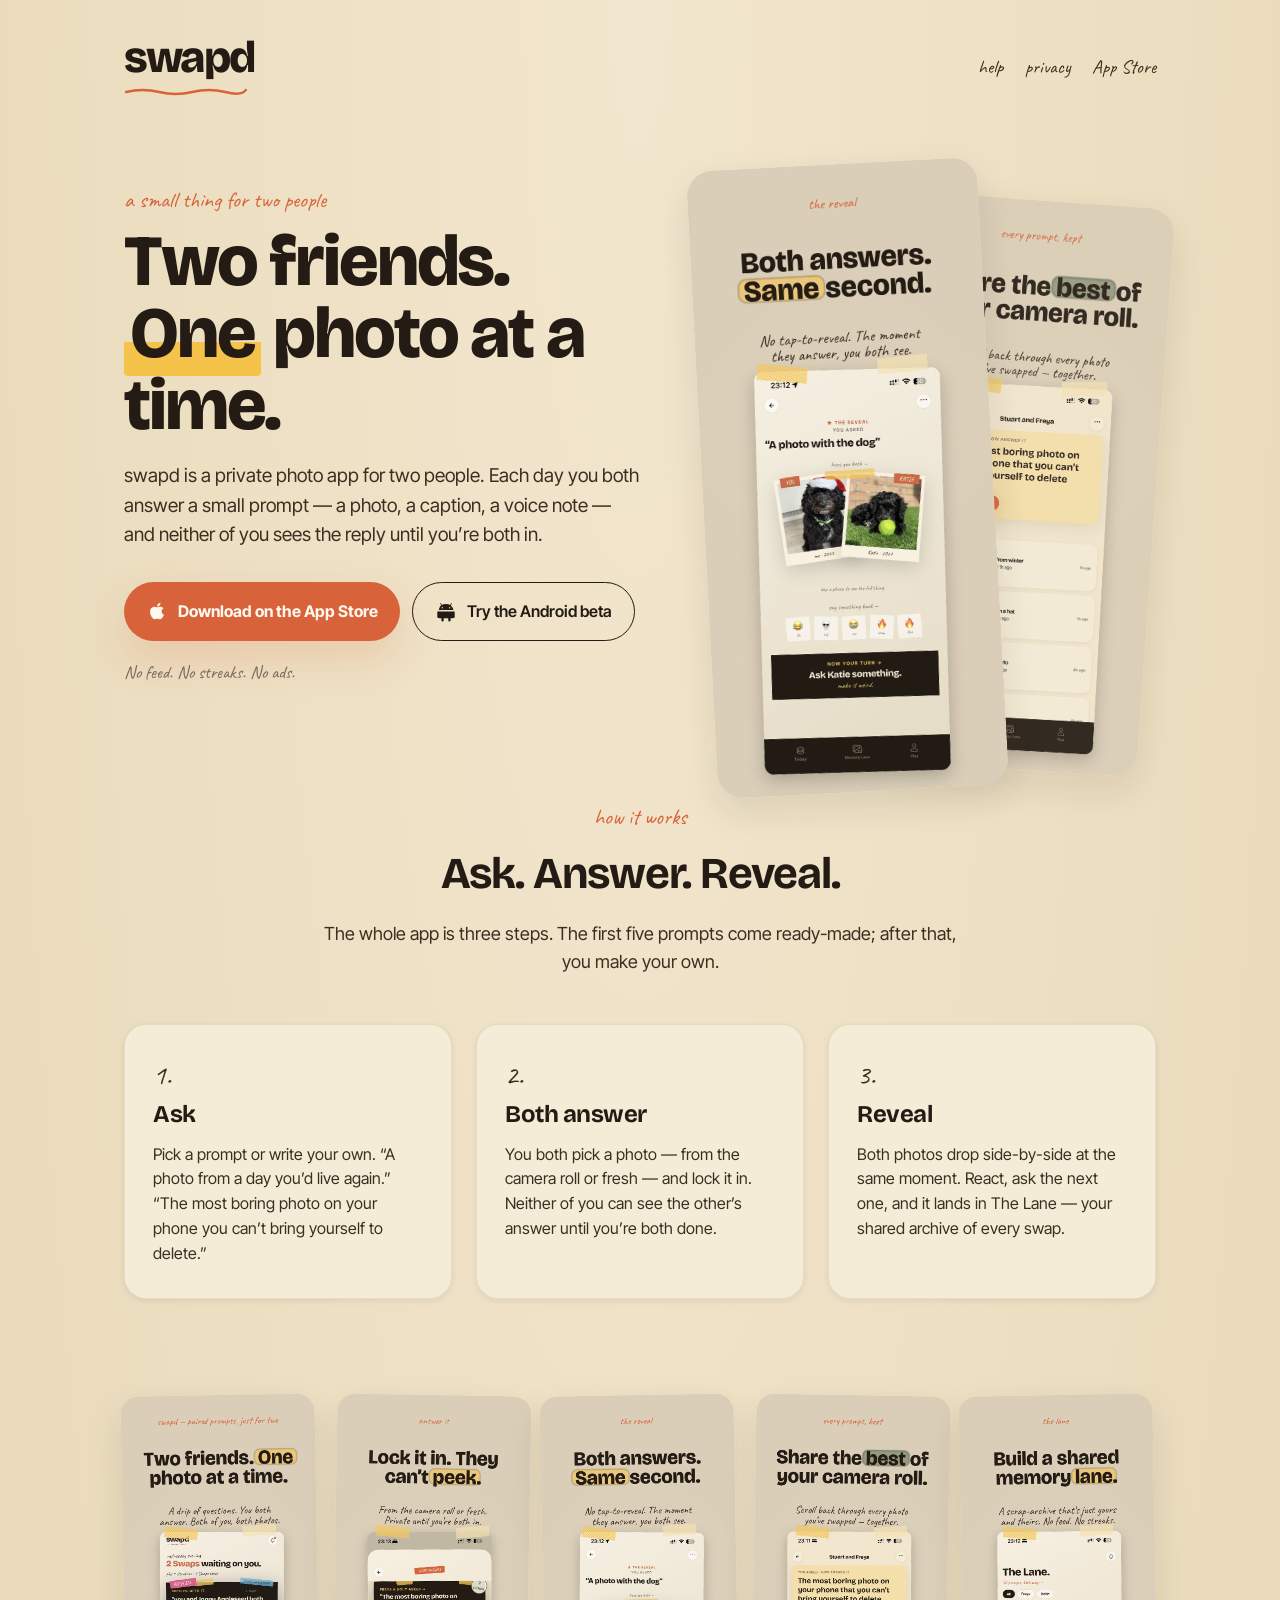
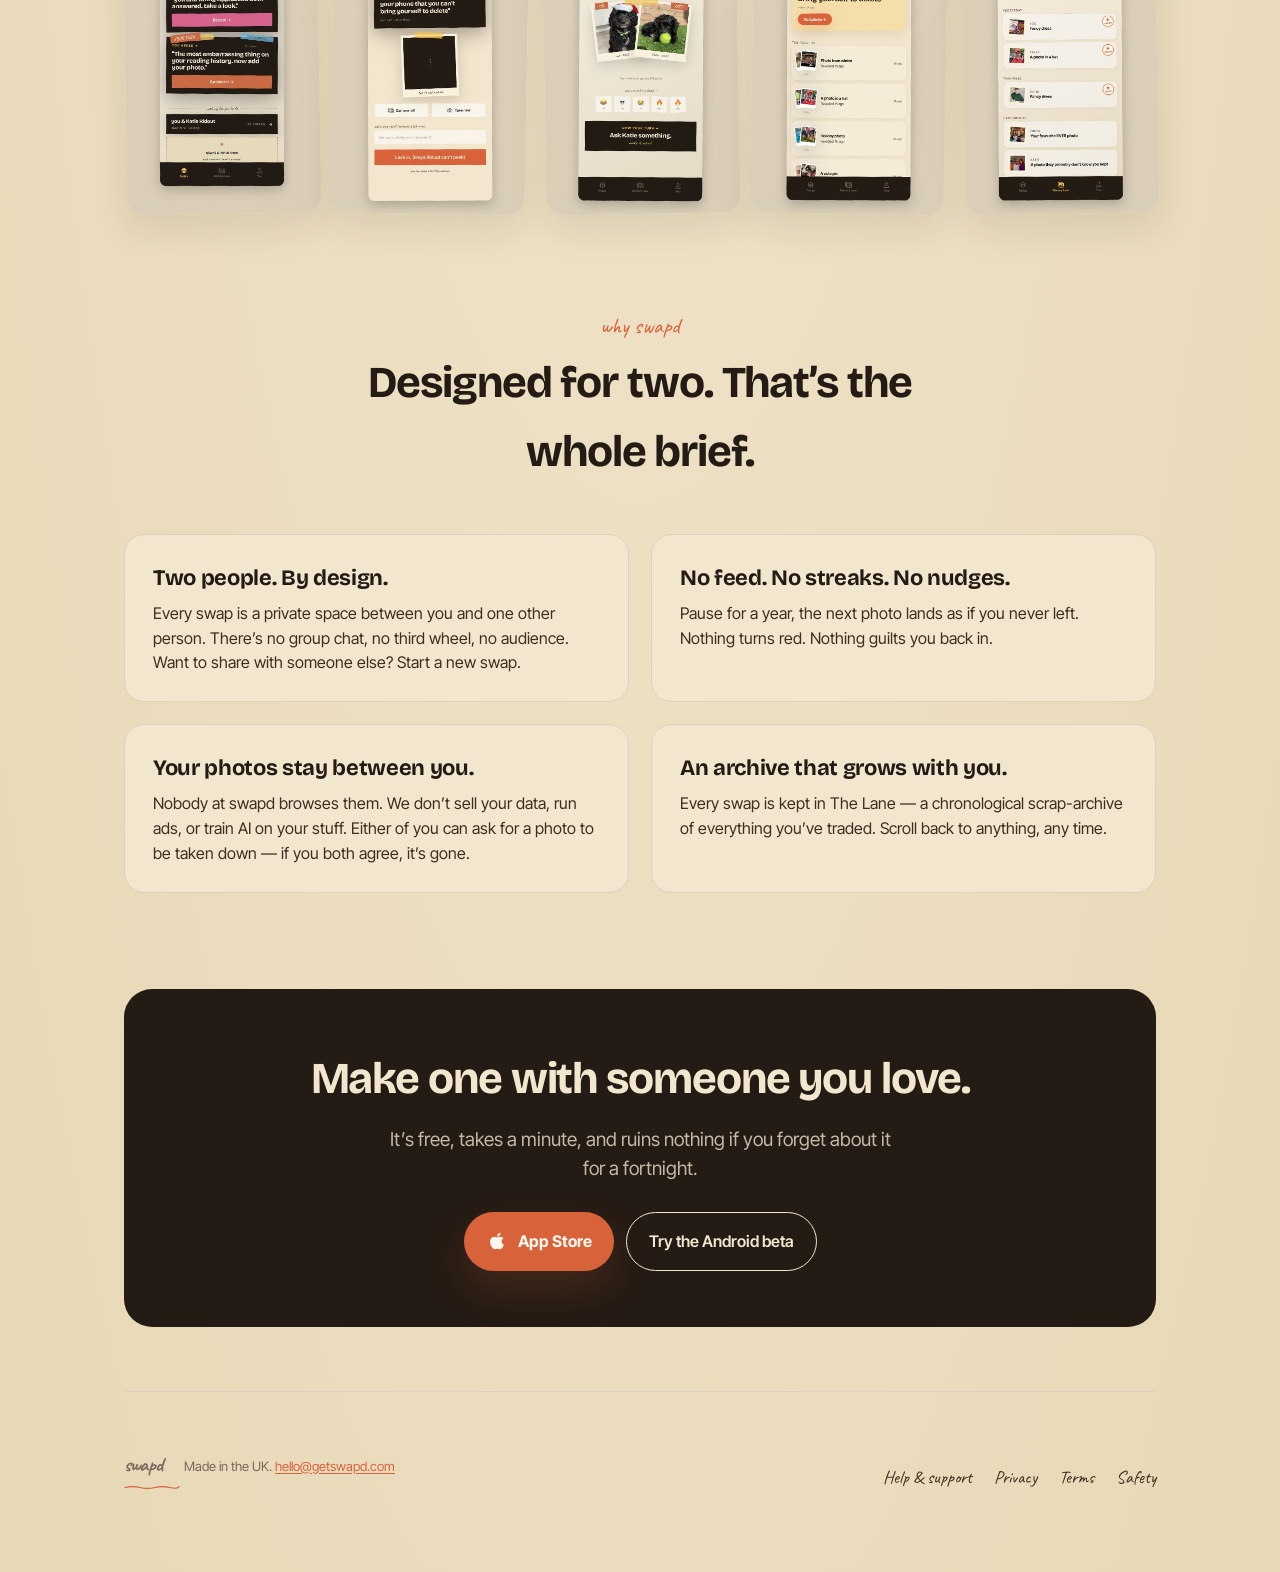
<file: index.html>
<!DOCTYPE html>
<html lang="en">
<head>
  <meta charset="utf-8" />
  <meta name="viewport" content="width=device-width, initial-scale=1, viewport-fit=cover" />
  <title>swapd — two friends, one photo at a time</title>
  <meta name="description" content="swapd is a private two-person photo app. You both answer before either of you sees the reply. No feed, no streaks, no audience." />
  <meta property="og:title" content="swapd — two friends, one photo at a time" />
  <meta property="og:description" content="A private two-person photo app. You both answer before either of you sees the reply. No feed, no streaks, no audience." />
  <meta property="og:type" content="website" />
  <meta property="og:url" content="https://getswapd.com/" />
  <meta property="og:image" content="https://getswapd.com/assets/screenshots/03-reveal.jpg" />
  <link rel="stylesheet" href="/assets/swapd.css" />
  <style>
    body { padding: 0; }
    .home {
      max-width: 1080px;
      margin: 0 auto;
      padding: 36px 24px 80px;
    }
    .topbar {
      display: flex;
      align-items: center;
      justify-content: space-between;
      margin-bottom: 64px;
    }
    .topbar-links {
      display: flex;
      gap: 22px;
      font-family: var(--hand);
      font-size: 19px;
    }
    .topbar-links a {
      color: var(--ink-soft);
      text-decoration: none;
    }
    .topbar-links a:hover { color: var(--accent); }

    /* ── Hero ─────────────────────────────────────────────────────────── */
    .hero {
      display: grid;
      grid-template-columns: 1.15fr 1fr;
      gap: 56px;
      align-items: center;
      margin-bottom: 96px;
    }
    .hero-eyebrow {
      font-family: var(--hand);
      color: var(--accent);
      font-size: 22px;
      margin: 0 0 8px;
    }
    .hero h1 {
      font-size: 72px;
      line-height: 1.0;
      letter-spacing: -0.03em;
      margin: 0 0 20px;
    }
    .hero h1 .highlight {
      background: linear-gradient(180deg, transparent 60%, var(--highlight) 60%);
      padding: 0 6px;
      border-radius: 4px;
    }
    .hero .lead {
      font-size: 19px;
      color: var(--ink-soft);
      margin: 0 0 32px;
      max-width: 520px;
    }
    .cta-row {
      display: flex;
      gap: 12px;
      flex-wrap: wrap;
    }
    .cta-row .btn {
      display: inline-flex;
      align-items: center;
      gap: 10px;
      padding: 16px 22px;
    }
    .apple-logo, .android-logo {
      width: 22px;
      height: 22px;
      flex-shrink: 0;
    }

    .hero-art {
      position: relative;
      min-height: 540px;
    }
    .hero-art img {
      position: absolute;
      width: 64%;
      border-radius: 26px;
      box-shadow: var(--shadow-md);
    }
    .hero-art img.behind {
      top: 36px;
      right: 0;
      transform: rotate(4deg);
      z-index: 1;
      width: 58%;
      opacity: 0.92;
    }
    .hero-art img.front {
      top: 0;
      left: 0;
      transform: rotate(-3deg);
      z-index: 2;
    }

    /* ── How it works ─────────────────────────────────────────────────── */
    .section-heading {
      text-align: center;
      margin: 0 auto 48px;
      max-width: 640px;
    }
    .section-heading .eyebrow {
      font-family: var(--hand);
      color: var(--accent);
      font-size: 22px;
      margin: 0 0 6px;
    }
    .section-heading h2 {
      font-size: 44px;
      letter-spacing: -0.025em;
      margin: 0 0 12px;
    }
    .section-heading p {
      font-size: 18px;
      color: var(--ink-soft);
    }

    .steps {
      display: grid;
      grid-template-columns: repeat(3, 1fr);
      gap: 24px;
      margin-bottom: 96px;
    }
    .step {
      background: var(--card);
      border: 1px solid rgba(36, 27, 20, 0.08);
      border-radius: 22px;
      padding: 28px 28px 32px;
      box-shadow: var(--shadow-sm);
    }
    .step-num {
      font-family: var(--hand);
      font-size: 28px;
      color: var(--accent);
      margin: 0 0 6px;
    }
    .step h3 {
      font-family: var(--display);
      font-size: 24px;
      letter-spacing: -0.02em;
      margin: 0 0 8px;
    }
    .step p { color: var(--ink-soft); margin: 0; }

    /* ── Screenshot strip ─────────────────────────────────────────────── */
    .strip {
      display: grid;
      grid-template-columns: repeat(5, 1fr);
      gap: 16px;
      margin-bottom: 96px;
    }
    .strip img {
      width: 100%;
      border-radius: 18px;
      box-shadow: var(--shadow-md);
      transform: rotate(0);
      transition: transform 200ms ease;
    }
    .strip img:nth-child(odd) { transform: rotate(-1deg); }
    .strip img:nth-child(even) { transform: rotate(1deg); }
    .strip img:hover { transform: rotate(0) scale(1.03); }

    /* ── Why swapd ────────────────────────────────────────────────────── */
    .why {
      display: grid;
      grid-template-columns: repeat(2, 1fr);
      gap: 22px;
      margin-bottom: 96px;
    }
    .why-card {
      background: var(--paper);
      border: 1px solid var(--ink-line);
      border-radius: 20px;
      padding: 26px 28px;
    }
    .why-card h3 {
      font-family: var(--display);
      font-size: 22px;
      letter-spacing: -0.015em;
      margin: 0 0 6px;
    }
    .why-card p { color: var(--ink-soft); margin: 0; }

    /* ── Big CTA ──────────────────────────────────────────────────────── */
    .end-cta {
      background: var(--ink);
      color: var(--paper);
      border-radius: 28px;
      padding: 56px 32px;
      text-align: center;
      margin-bottom: 64px;
    }
    .end-cta h2 {
      color: var(--paper);
      font-size: 44px;
      letter-spacing: -0.025em;
      margin: 0 0 12px;
    }
    .end-cta .lead {
      color: rgba(242, 230, 206, 0.78);
      font-size: 19px;
      max-width: 520px;
      margin: 0 auto 28px;
    }
    .end-cta .btn-secondary {
      color: var(--paper);
      border-color: var(--paper);
    }
    .end-cta .btn-secondary:hover { background: var(--paper); color: var(--ink); }

    /* ── Footer ───────────────────────────────────────────────────────── */
    .home-foot {
      display: flex;
      align-items: flex-end;
      justify-content: space-between;
      flex-wrap: wrap;
      gap: 24px;
      padding-top: 40px;
      border-top: 1px solid var(--ink-line);
      font-family: var(--hand);
      font-size: 18px;
      color: var(--ink-muted);
    }
    .home-foot .links {
      display: flex;
      gap: 22px;
      flex-wrap: wrap;
    }
    .home-foot .links a {
      color: var(--ink-soft);
      text-decoration: none;
    }
    .home-foot .links a:hover { color: var(--accent); }
    .home-foot small { font-family: var(--ui); font-size: 13px; color: var(--ink-muted); }

    /* ── Mobile ───────────────────────────────────────────────────────── */
    @media (max-width: 880px) {
      .hero {
        grid-template-columns: 1fr;
        gap: 32px;
      }
      .hero h1 { font-size: 48px; }
      .hero-art { min-height: 380px; max-width: 380px; margin: 0 auto; width: 100%; }
      .steps { grid-template-columns: 1fr; }
      .strip { grid-template-columns: repeat(2, 1fr); }
      .strip img:nth-child(5) { display: none; }
      .why { grid-template-columns: 1fr; }
      .section-heading h2, .end-cta h2 { font-size: 32px; }
      .topbar-links { display: none; }
    }
  </style>
</head>
<body>
  <main class="home">
    <header class="topbar">
      <a class="swapd-wordmark large" href="/" aria-label="swapd">swapd<svg viewBox="0 0 120 10" aria-hidden="true"><path d="M2 5 Q 18 1, 34 5 T 66 5 T 98 5 T 118 3" stroke="currentColor" stroke-width="2.4" fill="none" stroke-linecap="round"/></svg></a>
      <nav class="topbar-links">
        <a href="/support">help</a>
        <a href="/privacy">privacy</a>
        <a href="https://apps.apple.com/gb/app/swapd-fun-photo-swaps/id6762082136">App Store</a>
      </nav>
    </header>

    <section class="hero">
      <div>
        <p class="hero-eyebrow">a small thing for two people</p>
        <h1>Two friends. <span class="highlight">One</span> photo at a time.</h1>
        <p class="lead">
          swapd is a private photo app for two people. Each day you both answer
          a small prompt &mdash; a photo, a caption, a voice note &mdash; and
          neither of you sees the reply until you&rsquo;re both in.
        </p>
        <div class="cta-row">
          <a class="btn btn-primary" href="https://apps.apple.com/gb/app/swapd-fun-photo-swaps/id6762082136">
            <svg class="apple-logo" viewBox="0 0 24 24" fill="currentColor" aria-hidden="true">
              <path d="M17.05 20.28c-.98.95-2.05.86-3.08.42-1.09-.46-2.09-.48-3.24 0-1.44.62-2.2.44-3.06-.42C2.79 15.25 3.51 7.59 9.05 7.31c1.35.07 2.29.74 3.08.8 1.18-.24 2.31-.93 3.57-.84 1.51.12 2.65.72 3.4 1.8-3.12 1.87-2.38 5.98.48 7.13-.57 1.5-1.31 2.99-2.54 4.08zM12.03 7.25c-.15-2.23 1.66-4.07 3.74-4.25.29 2.58-2.34 4.5-3.74 4.25z"/>
            </svg>
            Download on the App Store
          </a>
          <a class="btn btn-secondary" href="/support#android-beta">
            <svg class="android-logo" viewBox="0 0 24 24" fill="currentColor" aria-hidden="true">
              <path d="M6.74 5.85l-1.07-1.86a.42.42 0 0 1 .15-.57.42.42 0 0 1 .57.15l1.08 1.88A8.1 8.1 0 0 1 12 4.5a8.1 8.1 0 0 1 4.53 1.05l1.08-1.88a.42.42 0 0 1 .57-.15.42.42 0 0 1 .15.57l-1.07 1.86A8 8 0 0 1 20 11H4a8 8 0 0 1 2.74-5.15zM8 9.25a.75.75 0 1 0 0-1.5.75.75 0 0 0 0 1.5zm8 0a.75.75 0 1 0 0-1.5.75.75 0 0 0 0 1.5zM4 12.5h16v6.25c0 .69-.56 1.25-1.25 1.25H17v2.25a1.25 1.25 0 1 1-2.5 0V20h-5v2.25a1.25 1.25 0 1 1-2.5 0V20H5.25C4.56 20 4 19.44 4 18.75V12.5zM2.5 13.5a1.25 1.25 0 0 1 2.5 0v5a1.25 1.25 0 1 1-2.5 0v-5zm16.5 0a1.25 1.25 0 0 1 2.5 0v5a1.25 1.25 0 1 1-2.5 0v-5z"/>
            </svg>
            Try the Android beta
          </a>
        </div>
        <p class="small">No feed. No streaks. No ads.</p>
      </div>
      <div class="hero-art" aria-hidden="true">
        <img class="behind" src="/assets/screenshots/04-roll.jpg" alt="" />
        <img class="front" src="/assets/screenshots/03-reveal.jpg" alt="" />
      </div>
    </section>

    <section>
      <div class="section-heading">
        <p class="eyebrow">how it works</p>
        <h2>Ask. Answer. Reveal.</h2>
        <p>The whole app is three steps. The first five prompts come ready-made; after that, you make your own.</p>
      </div>
      <div class="steps">
        <div class="step">
          <p class="step-num">1.</p>
          <h3>Ask</h3>
          <p>Pick a prompt or write your own. &ldquo;A photo from a day you&rsquo;d live again.&rdquo; &ldquo;The most boring photo on your phone you can&rsquo;t bring yourself to delete.&rdquo;</p>
        </div>
        <div class="step">
          <p class="step-num">2.</p>
          <h3>Both answer</h3>
          <p>You both pick a photo &mdash; from the camera roll or fresh &mdash; and lock it in. Neither of you can see the other&rsquo;s answer until you&rsquo;re both done.</p>
        </div>
        <div class="step">
          <p class="step-num">3.</p>
          <h3>Reveal</h3>
          <p>Both photos drop side-by-side at the same moment. React, ask the next one, and it lands in The Lane &mdash; your shared archive of every swap.</p>
        </div>
      </div>
    </section>

    <section class="strip" aria-label="Screenshots">
      <img src="/assets/screenshots/01-today.jpg" alt="The Today screen showing two swaps waiting on you." />
      <img src="/assets/screenshots/02-lock-in.jpg" alt="The compose screen — pick a photo, then lock it in." />
      <img src="/assets/screenshots/03-reveal.jpg" alt="The reveal screen — both photos shown side-by-side." />
      <img src="/assets/screenshots/04-roll.jpg" alt="A conversation thread of every prompt and reply." />
      <img src="/assets/screenshots/05-lane.jpg" alt="The Lane — every swap, both ways, kept forever." />
    </section>

    <section>
      <div class="section-heading">
        <p class="eyebrow">why swapd</p>
        <h2>Designed for two. That&rsquo;s the whole brief.</h2>
      </div>
      <div class="why">
        <article class="why-card">
          <h3>Two people. By design.</h3>
          <p>Every swap is a private space between you and one other person. There&rsquo;s no group chat, no third wheel, no audience. Want to share with someone else? Start a new swap.</p>
        </article>
        <article class="why-card">
          <h3>No feed. No streaks. No nudges.</h3>
          <p>Pause for a year, the next photo lands as if you never left. Nothing turns red. Nothing guilts you back in.</p>
        </article>
        <article class="why-card">
          <h3>Your photos stay between you.</h3>
          <p>Nobody at swapd browses them. We don&rsquo;t sell your data, run ads, or train AI on your stuff. Either of you can ask for a photo to be taken down &mdash; if you both agree, it&rsquo;s gone.</p>
        </article>
        <article class="why-card">
          <h3>An archive that grows with you.</h3>
          <p>Every swap is kept in The Lane &mdash; a chronological scrap-archive of everything you&rsquo;ve traded. Scroll back to anything, any time.</p>
        </article>
      </div>
    </section>

    <section class="end-cta">
      <h2>Make one with someone you love.</h2>
      <p class="lead">It&rsquo;s free, takes a minute, and ruins nothing if you forget about it for a fortnight.</p>
      <div class="cta-row" style="justify-content: center;">
        <a class="btn btn-primary" href="https://apps.apple.com/gb/app/swapd-fun-photo-swaps/id6762082136">
          <svg class="apple-logo" viewBox="0 0 24 24" fill="currentColor" aria-hidden="true">
            <path d="M17.05 20.28c-.98.95-2.05.86-3.08.42-1.09-.46-2.09-.48-3.24 0-1.44.62-2.2.44-3.06-.42C2.79 15.25 3.51 7.59 9.05 7.31c1.35.07 2.29.74 3.08.8 1.18-.24 2.31-.93 3.57-.84 1.51.12 2.65.72 3.4 1.8-3.12 1.87-2.38 5.98.48 7.13-.57 1.5-1.31 2.99-2.54 4.08zM12.03 7.25c-.15-2.23 1.66-4.07 3.74-4.25.29 2.58-2.34 4.5-3.74 4.25z"/>
          </svg>
          App Store
        </a>
        <a class="btn btn-secondary" href="/support#android-beta">Try the Android beta</a>
      </div>
    </section>

    <footer class="home-foot">
      <div>
        <a class="swapd-wordmark small" href="/" aria-label="swapd">swapd<svg viewBox="0 0 120 10" aria-hidden="true"><path d="M2 5 Q 18 1, 34 5 T 66 5 T 98 5 T 118 3" stroke="currentColor" stroke-width="2.4" fill="none" stroke-linecap="round"/></svg></a>
        <small>Made in the UK. <a href="mailto:hello@getswapd.com">hello@getswapd.com</a></small>
      </div>
      <nav class="links">
        <a href="/support">Help &amp; support</a>
        <a href="/privacy">Privacy</a>
        <a href="/terms">Terms</a>
        <a href="/safety">Safety</a>
      </nav>
    </footer>
  </main>
</body>
</html>
</file>
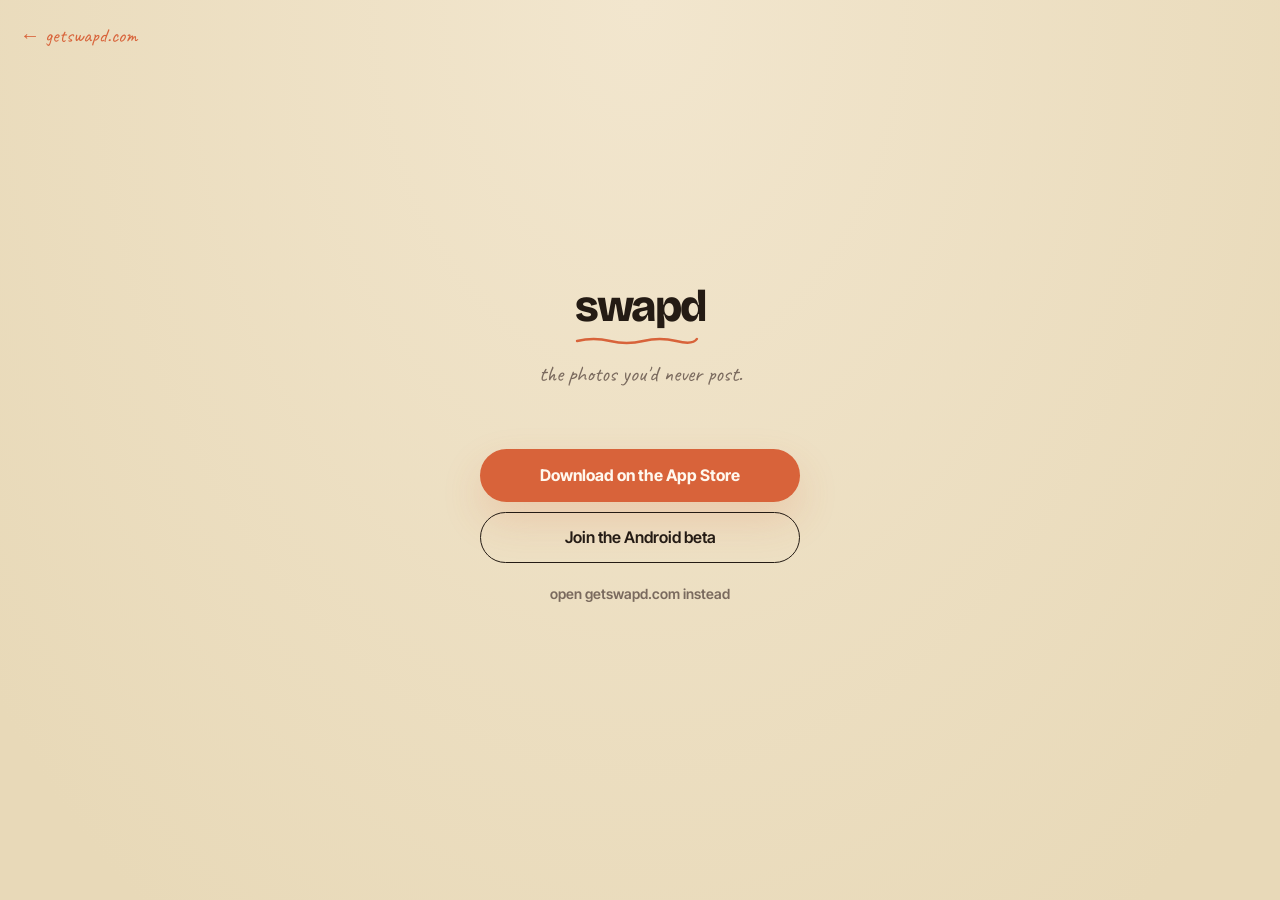
<file: app/index.html>
<!DOCTYPE html>
<html lang="en">
<head>
  <meta charset="UTF-8" />
  <meta name="viewport" content="width=device-width, initial-scale=1.0" />
  <title>get swapd</title>
  <meta name="description" content="Download swapd — the photos you'd never post." />
  <meta name="theme-color" content="#F2E6CE" />
  <meta name="apple-itunes-app" content="app-id=6762082136" />
  <link rel="stylesheet" href="/assets/swapd.css" />
  <style>
    main.center-stage { flex-direction: column; text-align: center; }
    .tagline {
      font-family: var(--hand);
      font-size: 22px;
      color: var(--ink-muted);
      margin: 8px 0 36px;
    }
    .status {
      font-size: 15px;
      color: var(--ink-muted);
      margin-bottom: 24px;
      min-height: 24px;
      max-width: 320px;
    }
    .actions { width: 100%; max-width: 320px; }
    .btn-ghost {
      background: transparent;
      color: var(--ink-muted);
      font-size: 14px;
      font-weight: 600;
      padding: 10px 16px;
    }
    .btn-ghost:hover { color: var(--ink); }
    .home-link {
      position: fixed;
      top: 20px;
      left: 20px;
      font-family: var(--hand);
      font-size: 20px;
      color: var(--accent);
      text-decoration: none;
    }
    .home-link:hover { color: var(--accent-deep); }
    .spinner {
      display: inline-block;
      width: 16px; height: 16px;
      border: 2px solid var(--accent);
      border-top-color: transparent;
      border-radius: 50%;
      animation: spin 0.8s linear infinite;
      margin-right: 8px;
      vertical-align: middle;
    }
    @keyframes spin { to { transform: rotate(360deg); } }
  </style>
</head>
<body>

<a href="/" class="home-link">← getswapd.com</a>

<main class="center-stage">
  <a class="swapd-wordmark large" href="/" aria-label="swapd">swapd<svg viewBox="0 0 120 10" aria-hidden="true"><path d="M2 5 Q 18 1, 34 5 T 66 5 T 98 5 T 118 3" stroke="currentColor" stroke-width="2.4" fill="none" stroke-linecap="round" /></svg></a>
  <div class="tagline">the photos you'd never post.</div>

  <div class="status" id="status">
    <span class="spinner"></span>taking you to the right place&hellip;
  </div>

  <div class="actions" id="buttons" style="display:none;"></div>
</main>

<script>
  var APP_STORE_URL  = 'https://apps.apple.com/gb/app/swapd-fun-photo-swaps/id6762082136';
  // Android is in closed testing — public Play listing not yet live.
  // Send Android visitors to the beta-signup callout on /support.
  var ANDROID_BETA_URL = '/support#android-beta';

  var ua = navigator.userAgent || navigator.vendor || window.opera || '';
  var isIOS     = /iPad|iPhone|iPod/.test(ua) && !window.MSStream;
  var isAndroid = /android/i.test(ua);

  var statusEl  = document.getElementById('status');
  var buttonsEl = document.getElementById('buttons');

  function showButtons(html) {
    statusEl.style.display = 'none';
    buttonsEl.style.display = 'flex';
    buttonsEl.innerHTML = html;
  }

  if (isIOS) {
    statusEl.innerHTML = '<span class="spinner"></span>opening the App Store&hellip;';
    setTimeout(function () { window.location.replace(APP_STORE_URL); }, 400);
    setTimeout(function () {
      showButtons(
        '<a href="' + APP_STORE_URL + '" class="btn btn-primary">Download on the App Store</a>' +
        '<a href="/" class="btn btn-ghost">back to getswapd.com</a>'
      );
    }, 2500);
  } else if (isAndroid) {
    statusEl.innerHTML = 'swapd on Android is in closed testing.';
    showButtons(
      '<a href="' + ANDROID_BETA_URL + '" class="btn btn-primary">Join the Android beta</a>' +
      '<a href="/" class="btn btn-ghost">back to getswapd.com</a>'
    );
  } else {
    statusEl.innerHTML = 'open this on your phone to install, or pick a store:';
    showButtons(
      '<a href="' + APP_STORE_URL + '" class="btn btn-primary">Download on the App Store</a>' +
      '<a href="' + ANDROID_BETA_URL + '" class="btn btn-secondary">Join the Android beta</a>' +
      '<a href="/" class="btn btn-ghost">open getswapd.com instead</a>'
    );
  }
</script>

</body>
</html>
</file>
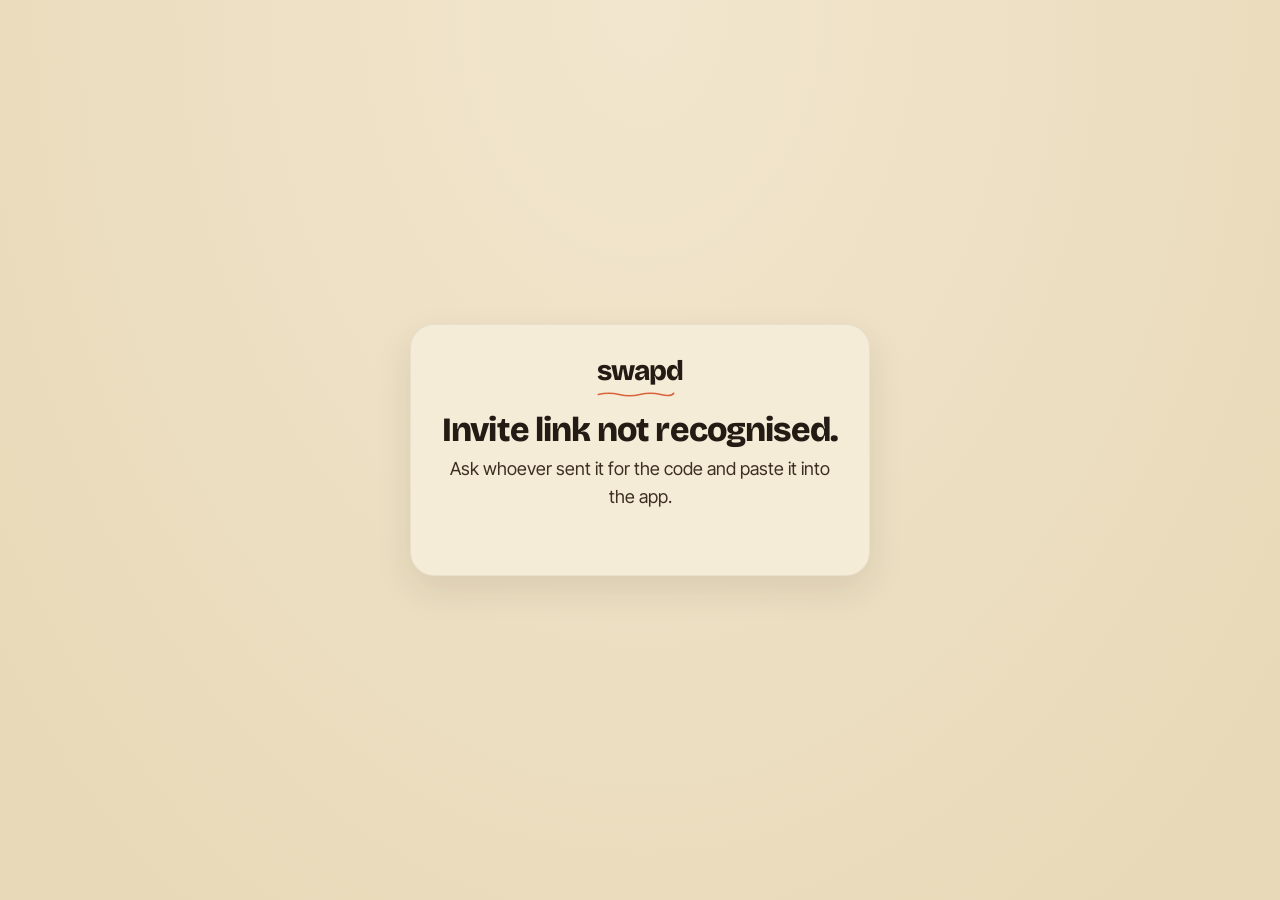
<file: join/index.html>
<!DOCTYPE html>
<html lang="en">
<head>
  <meta charset="utf-8" />
  <meta name="viewport" content="width=device-width, initial-scale=1, viewport-fit=cover" />
  <meta name="robots" content="noindex, nofollow" />
  <title>You&rsquo;re invited — swapd</title>
  <link rel="stylesheet" href="/assets/swapd.css" />
  <style>
    body { padding: 0; }
    main.center-stage { padding: 32px 18px; }
    .invalid { text-align: center; }
    .invalid h1 { margin-bottom: 8px; }
  </style>
</head>
<body>
  <main class="center-stage">
    <div class="card" id="card">
      <!-- Populated by script below. -->
    </div>
  </main>

  <script>
    (function () {
      // App Store URL — swapd is live at this listing.
      var APP_STORE_URL = 'https://apps.apple.com/gb/app/swapd-fun-photo-swaps/id6762082136';
      // Android is in closed testing; the public listing lands here when it ships.
      // Until then, /support tells visitors how to join the beta.
      var PLAY_STORE_URL = 'https://getswapd.com/support#android-beta';

      function parseCode() {
        var params = new URLSearchParams(window.location.search);
        var raw = (params.get('code') || '').trim().toUpperCase();
        if (!/^[A-Z0-9]{4,16}$/.test(raw)) return null;
        return raw;
      }

      function detectPlatform() {
        var ua = navigator.userAgent || '';
        if (/iPhone|iPad|iPod/i.test(ua)) return 'ios';
        if (/Android/i.test(ua)) return 'android';
        return 'other';
      }

      function escapeHtml(s) {
        return s.replace(/[&<>"']/g, function (c) {
          return ({ '&': '&amp;', '<': '&lt;', '>': '&gt;', '"': '&quot;', "'": '&#39;' })[c];
        });
      }

      function wordmark() {
        return (
          '<a class="swapd-wordmark" href="/" aria-label="swapd">swapd' +
          '<svg viewBox="0 0 120 10" aria-hidden="true">' +
            '<path d="M2 5 Q 18 1, 34 5 T 66 5 T 98 5 T 118 3" stroke="currentColor" stroke-width="2.4" fill="none" stroke-linecap="round" />' +
          '</svg></a>'
        );
      }

      var card = document.getElementById('card');
      var code = parseCode();

      if (!code) {
        card.className = 'card invalid';
        card.innerHTML =
          wordmark() +
          '<h1>Invite link not recognised.</h1>' +
          '<p class="lead">Ask whoever sent it for the code and paste it into the app.</p>';
        return;
      }

      var platform = detectPlatform();
      var iosLabel = 'Download on the App Store';
      var androidLabel = 'Join the Android beta';
      var storeLabel = platform === 'android' ? androidLabel : iosLabel;
      var storeUrl = platform === 'android' ? PLAY_STORE_URL : APP_STORE_URL;

      card.innerHTML =
        wordmark() +
        '<h1>You&rsquo;re invited.</h1>' +
        '<p class="lead">swapd is a tiny, private space for two. Someone just made one with you in mind.</p>' +
        '<div class="code-box">' +
          '<p class="code-label">your invite code</p>' +
          '<p class="code">' + escapeHtml(code) + '</p>' +
        '</div>' +
        '<div class="actions">' +
          '<button type="button" class="btn btn-primary" id="install-btn">' + storeLabel + '</button>' +
          '<button type="button" class="btn btn-secondary" id="open-btn">I already have swapd</button>' +
        '</div>' +
        '<p class="small">After installing, open swapd. The code will be in your clipboard ready to paste &mdash; or type it in if you prefer.</p>';

      var installBtn = document.getElementById('install-btn');
      var openBtn = document.getElementById('open-btn');

      installBtn.addEventListener('click', function () {
        var done = function () {
          installBtn.textContent = platform === 'android' ? 'Code copied — opening…' : 'Code copied — opening App Store…';
          window.setTimeout(function () { window.location.href = storeUrl; }, 350);
        };
        if (navigator.clipboard && navigator.clipboard.writeText) {
          navigator.clipboard.writeText(code).then(done, done);
        } else {
          done();
        }
      });

      openBtn.addEventListener('click', function () {
        window.location.href = 'swapd://join/' + code;
      });
    })();
  </script>
</body>
</html>
</file>
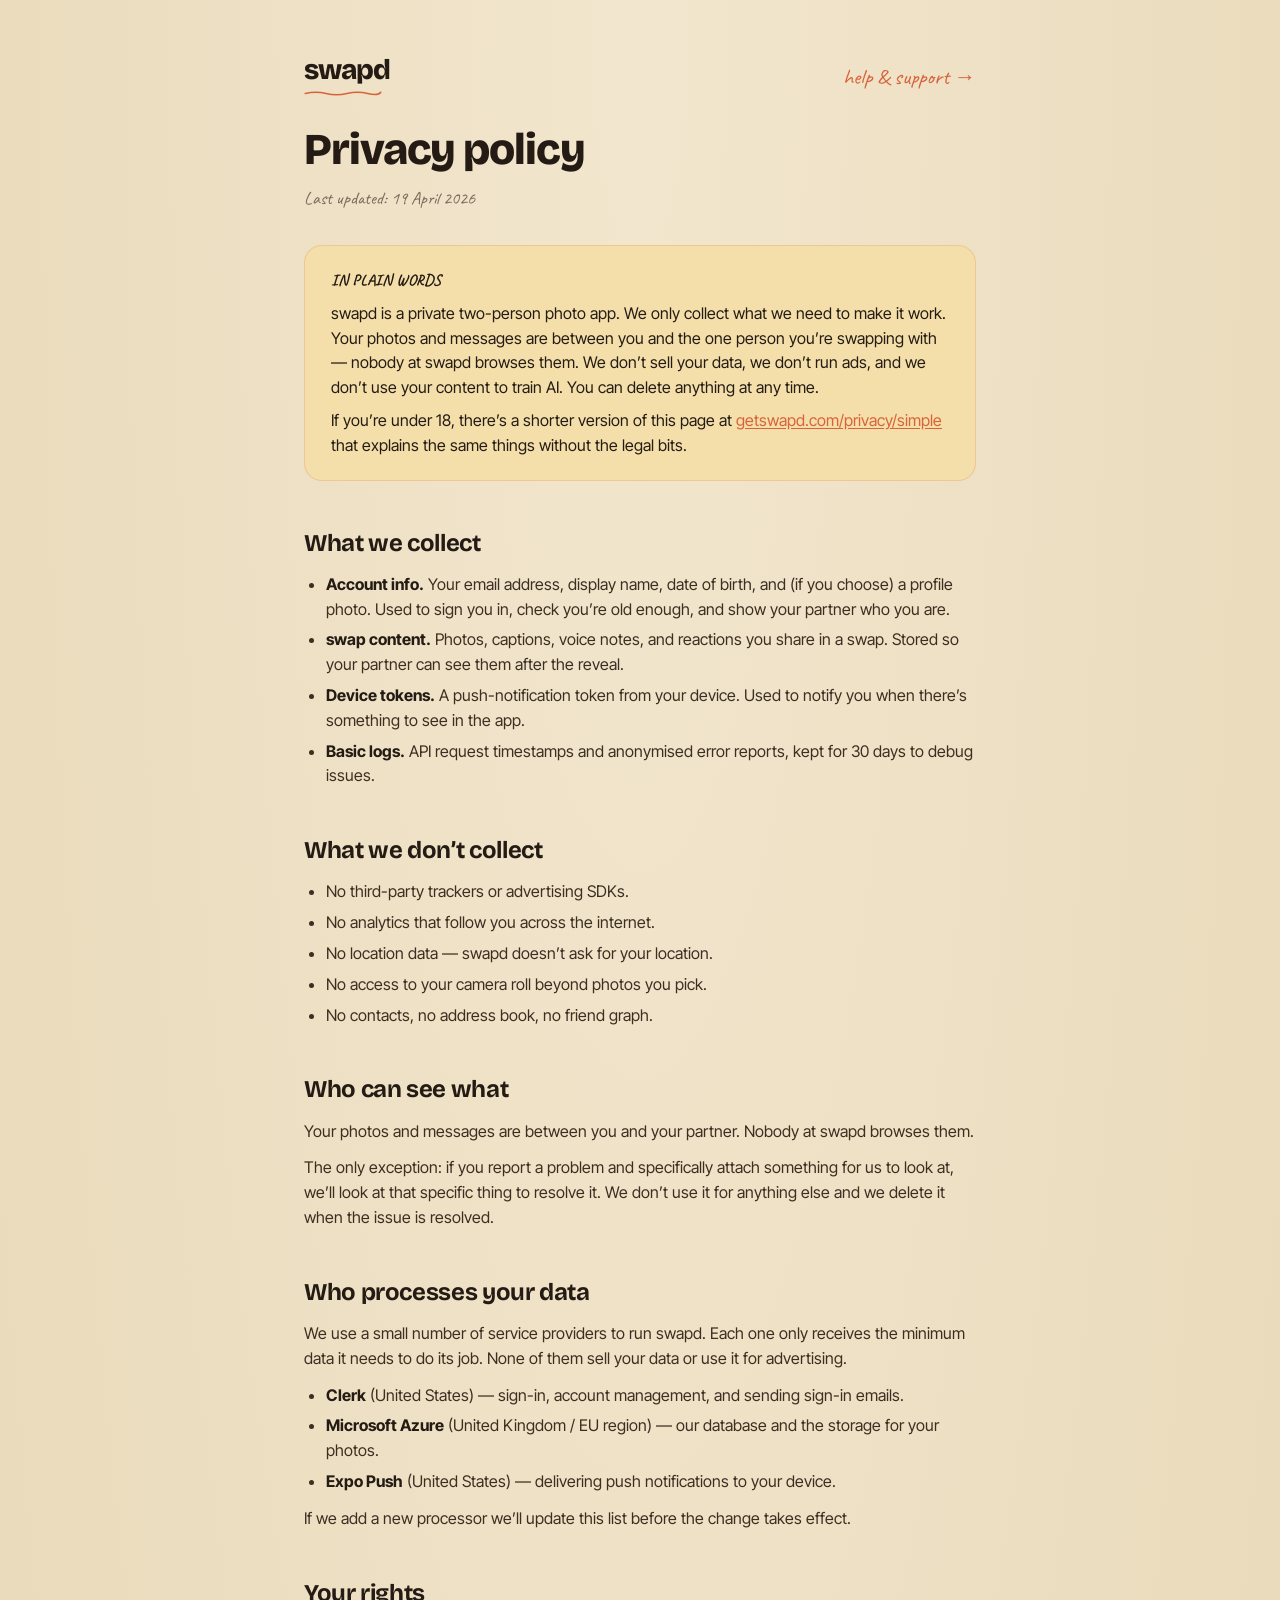
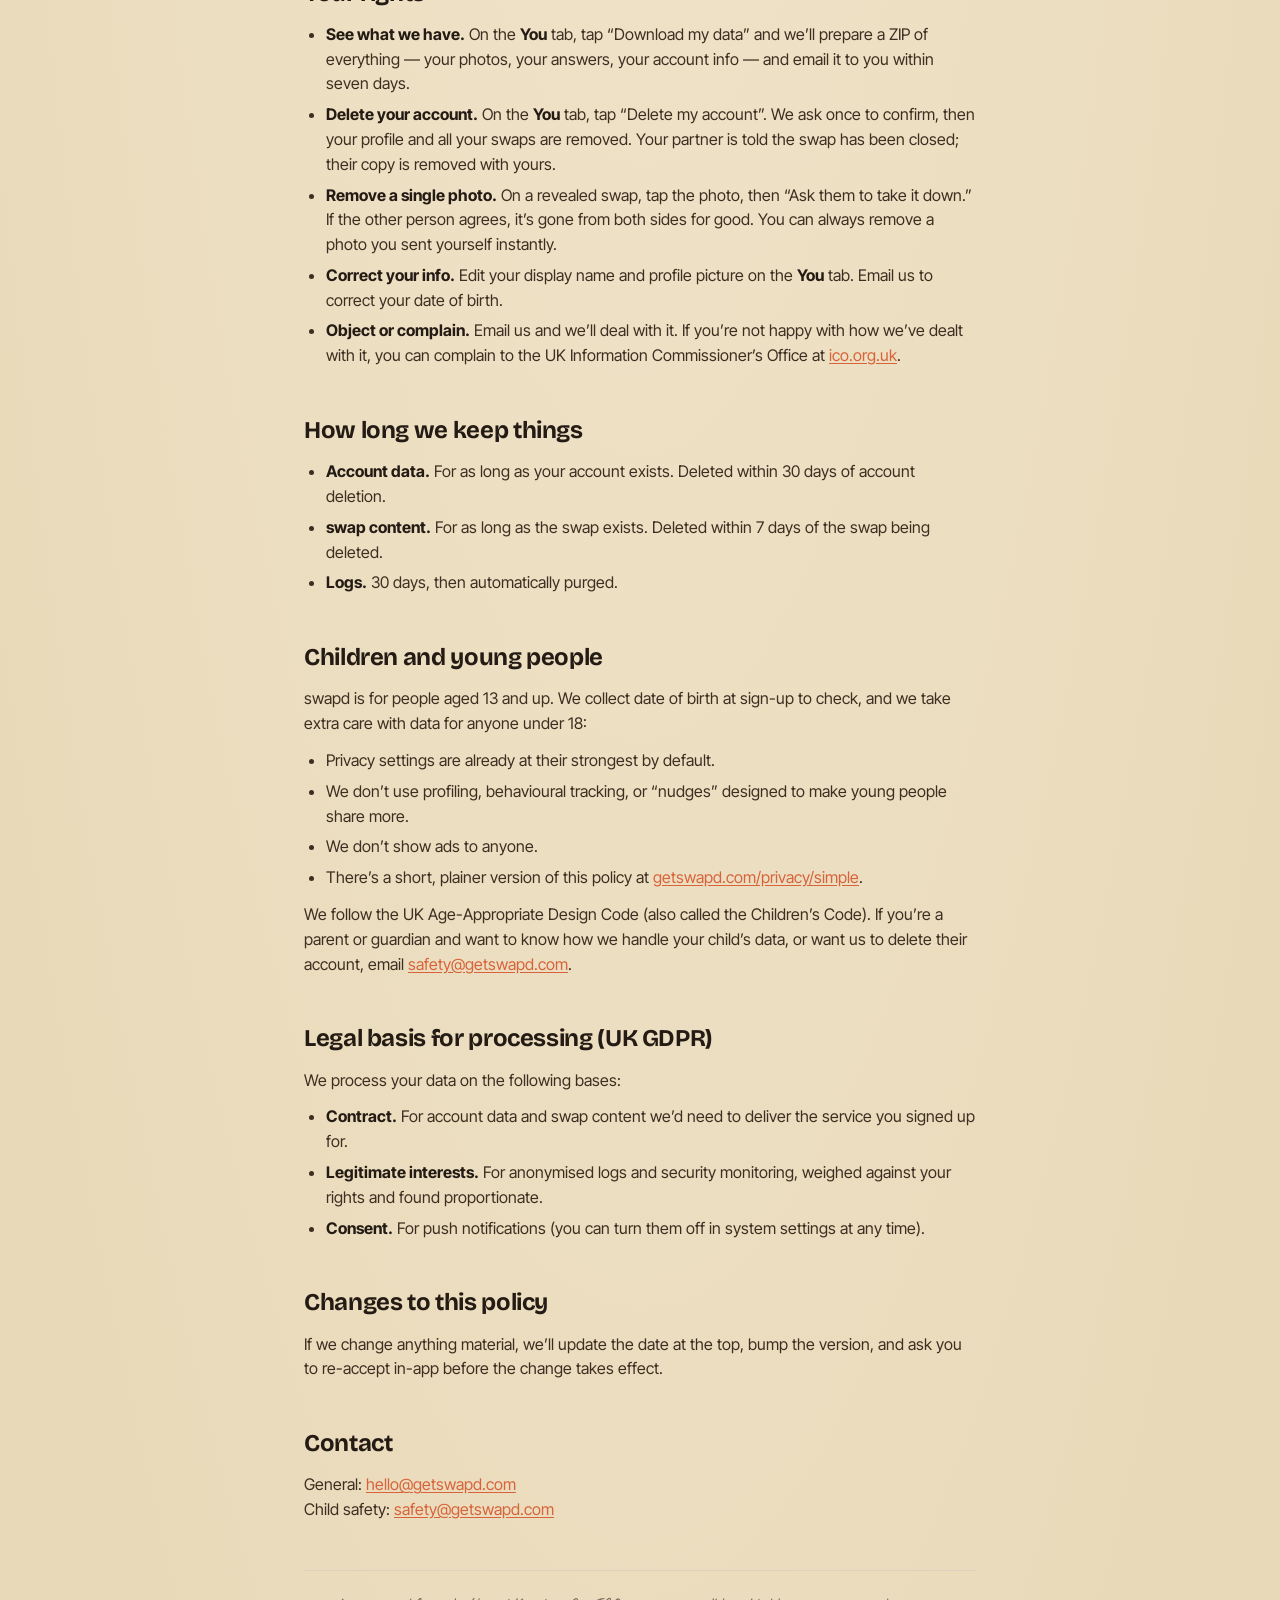
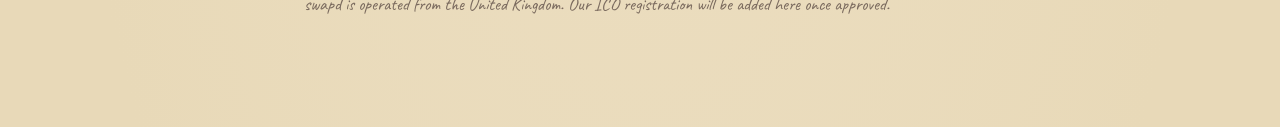
<file: privacy/index.html>
<!DOCTYPE html>
<html lang="en">
<head>
  <meta charset="utf-8" />
  <meta name="viewport" content="width=device-width, initial-scale=1" />
  <title>swapd · Privacy policy</title>
  <meta name="description" content="swapd's privacy policy — plain English, no tracking, no ads." />
  <link rel="stylesheet" href="/assets/swapd.css" />
  <style>
    .summary p { color: var(--ink); }
  </style>
</head>
<body>
  <main>
    <div class="wrap">
      <header class="wordmark-row">
        <a class="swapd-wordmark" href="/" aria-label="swapd">swapd<svg viewBox="0 0 120 10" aria-hidden="true"><path d="M2 5 Q 18 1, 34 5 T 66 5 T 98 5 T 118 3" stroke="currentColor" stroke-width="2.4" fill="none" stroke-linecap="round"/></svg></a>
        <a class="nav-back" href="/support">help &amp; support &rarr;</a>
      </header>
      <h1>Privacy policy</h1>
      <p class="last">Last updated: 19 April 2026</p>

      <section class="summary">
        <p class="summary-label">IN PLAIN WORDS</p>
        <p>
          swapd is a private two-person photo app. We only collect what
          we need to make it work. Your photos and messages are between
          you and the one person you&rsquo;re swapping with &mdash;
          nobody at swapd browses them. We don&rsquo;t sell your data,
          we don&rsquo;t run ads, and we don&rsquo;t use your content
          to train AI. You can delete anything at any time.
        </p>
        <p>
          If you&rsquo;re under 18, there&rsquo;s a shorter version of
          this page at
          <a href="/privacy/simple">getswapd.com/privacy/simple</a>
          that explains the same things without the legal bits.
        </p>
      </section>

      <h2>What we collect</h2>
      <ul>
        <li><strong>Account info.</strong> Your email address, display name, date of birth, and (if you choose) a profile photo. Used to sign you in, check you&rsquo;re old enough, and show your partner who you are.</li>
        <li><strong>swap content.</strong> Photos, captions, voice notes, and reactions you share in a swap. Stored so your partner can see them after the reveal.</li>
        <li><strong>Device tokens.</strong> A push-notification token from your device. Used to notify you when there&rsquo;s something to see in the app.</li>
        <li><strong>Basic logs.</strong> API request timestamps and anonymised error reports, kept for 30 days to debug issues.</li>
      </ul>

      <h2>What we don&rsquo;t collect</h2>
      <ul>
        <li>No third-party trackers or advertising SDKs.</li>
        <li>No analytics that follow you across the internet.</li>
        <li>No location data &mdash; swapd doesn&rsquo;t ask for your location.</li>
        <li>No access to your camera roll beyond photos you pick.</li>
        <li>No contacts, no address book, no friend graph.</li>
      </ul>

      <h2>Who can see what</h2>
      <p>
        Your photos and messages are between you and your partner.
        Nobody at swapd browses them.
      </p>
      <p>
        The only exception: if you report a problem and specifically
        attach something for us to look at, we&rsquo;ll look at that
        specific thing to resolve it. We don&rsquo;t use it for
        anything else and we delete it when the issue is resolved.
      </p>

      <h2>Who processes your data</h2>
      <p>
        We use a small number of service providers to run swapd. Each
        one only receives the minimum data it needs to do its job.
        None of them sell your data or use it for advertising.
      </p>
      <ul>
        <li><strong>Clerk</strong> (United States) &mdash; sign-in, account management, and sending sign-in emails.</li>
        <li><strong>Microsoft Azure</strong> (United Kingdom / EU region) &mdash; our database and the storage for your photos.</li>
        <li><strong>Expo Push</strong> (United States) &mdash; delivering push notifications to your device.</li>
      </ul>
      <p>
        If we add a new processor we&rsquo;ll update this list before
        the change takes effect.
      </p>

      <h2>Your rights</h2>
      <ul>
        <li><strong>See what we have.</strong> On the <strong>You</strong> tab, tap &ldquo;Download my data&rdquo; and we&rsquo;ll prepare a ZIP of everything &mdash; your photos, your answers, your account info &mdash; and email it to you within seven days.</li>
        <li><strong>Delete your account.</strong> On the <strong>You</strong> tab, tap &ldquo;Delete my account&rdquo;. We ask once to confirm, then your profile and all your swaps are removed. Your partner is told the swap has been closed; their copy is removed with yours.</li>
        <li><strong>Remove a single photo.</strong> On a revealed swap, tap the photo, then &ldquo;Ask them to take it down.&rdquo; If the other person agrees, it&rsquo;s gone from both sides for good. You can always remove a photo you sent yourself instantly.</li>
        <li><strong>Correct your info.</strong> Edit your display name and profile picture on the <strong>You</strong> tab. Email us to correct your date of birth.</li>
        <li><strong>Object or complain.</strong> Email us and we&rsquo;ll deal with it. If you&rsquo;re not happy with how we&rsquo;ve dealt with it, you can complain to the UK Information Commissioner&rsquo;s Office at <a href="https://ico.org.uk">ico.org.uk</a>.</li>
      </ul>

      <h2>How long we keep things</h2>
      <ul>
        <li><strong>Account data.</strong> For as long as your account exists. Deleted within 30 days of account deletion.</li>
        <li><strong>swap content.</strong> For as long as the swap exists. Deleted within 7 days of the swap being deleted.</li>
        <li><strong>Logs.</strong> 30 days, then automatically purged.</li>
      </ul>

      <h2>Children and young people</h2>
      <p>
        swapd is for people aged 13 and up. We collect date of birth
        at sign-up to check, and we take extra care with data for
        anyone under 18:
      </p>
      <ul>
        <li>Privacy settings are already at their strongest by default.</li>
        <li>We don&rsquo;t use profiling, behavioural tracking, or &ldquo;nudges&rdquo; designed to make young people share more.</li>
        <li>We don&rsquo;t show ads to anyone.</li>
        <li>There&rsquo;s a short, plainer version of this policy at <a href="/privacy/simple">getswapd.com/privacy/simple</a>.</li>
      </ul>
      <p>
        We follow the UK Age-Appropriate Design Code (also called the
        Children&rsquo;s Code). If you&rsquo;re a parent or guardian
        and want to know how we handle your child&rsquo;s data, or
        want us to delete their account, email
        <a href="mailto:safety@getswapd.com">safety@getswapd.com</a>.
      </p>

      <h2>Legal basis for processing (UK GDPR)</h2>
      <p>We process your data on the following bases:</p>
      <ul>
        <li><strong>Contract.</strong> For account data and swap content we&rsquo;d need to deliver the service you signed up for.</li>
        <li><strong>Legitimate interests.</strong> For anonymised logs and security monitoring, weighed against your rights and found proportionate.</li>
        <li><strong>Consent.</strong> For push notifications (you can turn them off in system settings at any time).</li>
      </ul>

      <h2>Changes to this policy</h2>
      <p>
        If we change anything material, we&rsquo;ll update the date
        at the top, bump the version, and ask you to re-accept in-app
        before the change takes effect.
      </p>

      <h2>Contact</h2>
      <p>
        General: <a href="mailto:hello@getswapd.com">hello@getswapd.com</a><br>
        Child safety: <a href="mailto:safety@getswapd.com">safety@getswapd.com</a>
      </p>

      <p class="foot">
        swapd is operated from the United Kingdom. Our ICO
        registration will be added here once approved.
      </p>
    </div>
  </main>
</body>
</html>
</file>
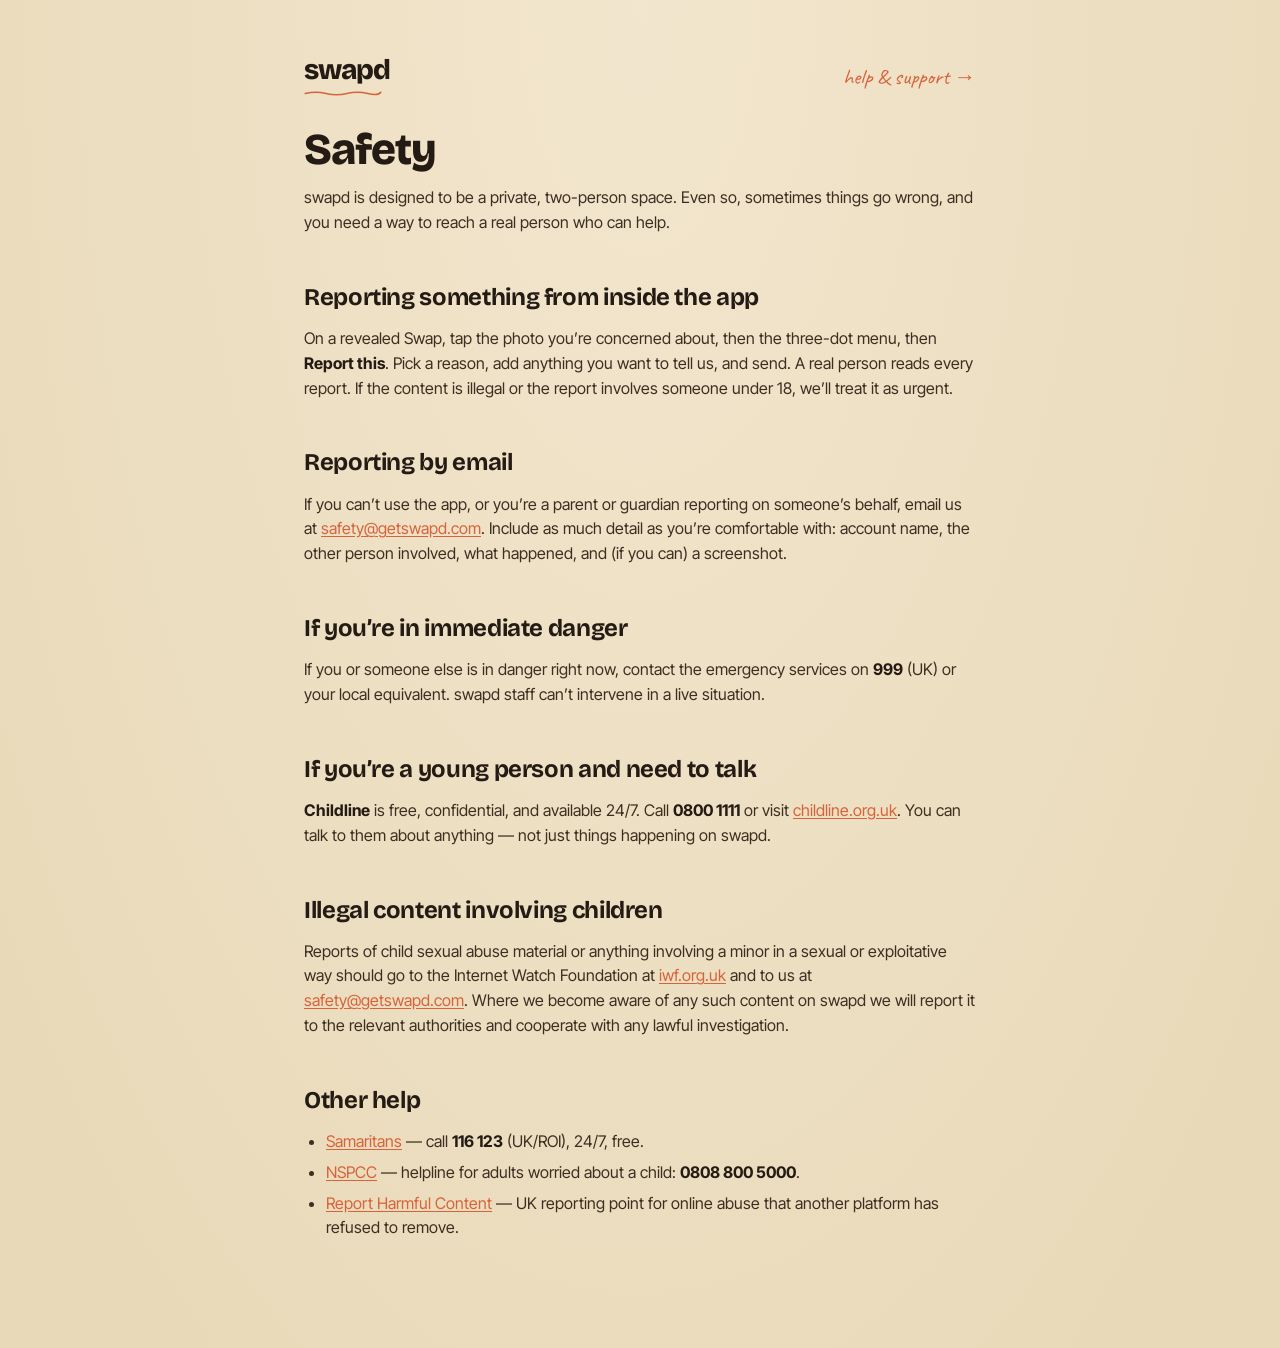
<file: safety/index.html>
<!DOCTYPE html>
<html lang="en">
<head>
  <meta charset="utf-8" />
  <meta name="viewport" content="width=device-width, initial-scale=1" />
  <title>swapd · Safety</title>
  <meta name="description" content="How to report concerns on swapd, and where to get help." />
  <link rel="stylesheet" href="/assets/swapd.css" />
</head>
<body>
  <main>
    <div class="wrap">
      <header class="wordmark-row">
        <a class="swapd-wordmark" href="/" aria-label="swapd">swapd<svg viewBox="0 0 120 10" aria-hidden="true"><path d="M2 5 Q 18 1, 34 5 T 66 5 T 98 5 T 118 3" stroke="currentColor" stroke-width="2.4" fill="none" stroke-linecap="round"/></svg></a>
        <a class="nav-back" href="/support">help &amp; support &rarr;</a>
      </header>
      <h1>Safety</h1>

      <p>
        swapd is designed to be a private, two-person space. Even
        so, sometimes things go wrong, and you need a way to reach a
        real person who can help.
      </p>

      <h2>Reporting something from inside the app</h2>
      <p>
        On a revealed Swap, tap the photo you&rsquo;re concerned
        about, then the three-dot menu, then <strong>Report this</strong>.
        Pick a reason, add anything you want to tell us, and send. A
        real person reads every report. If the content is illegal or
        the report involves someone under 18, we&rsquo;ll treat it
        as urgent.
      </p>

      <h2>Reporting by email</h2>
      <p>
        If you can&rsquo;t use the app, or you&rsquo;re a parent or
        guardian reporting on someone&rsquo;s behalf, email us at
        <a href="mailto:safety@getswapd.com">safety@getswapd.com</a>.
        Include as much detail as you&rsquo;re comfortable with:
        account name, the other person involved, what happened, and
        (if you can) a screenshot.
      </p>

      <h2>If you&rsquo;re in immediate danger</h2>
      <p>
        If you or someone else is in danger right now, contact the
        emergency services on <strong>999</strong> (UK) or your
        local equivalent. swapd staff can&rsquo;t intervene in a
        live situation.
      </p>

      <h2>If you&rsquo;re a young person and need to talk</h2>
      <p>
        <strong>Childline</strong> is free, confidential, and
        available 24/7. Call <strong>0800 1111</strong> or visit
        <a href="https://childline.org.uk">childline.org.uk</a>. You
        can talk to them about anything &mdash; not just things
        happening on swapd.
      </p>

      <h2>Illegal content involving children</h2>
      <p>
        Reports of child sexual abuse material or anything involving
        a minor in a sexual or exploitative way should go to the
        Internet Watch Foundation at
        <a href="https://iwf.org.uk">iwf.org.uk</a> and to us at
        <a href="mailto:safety@getswapd.com">safety@getswapd.com</a>.
        Where we become aware of any such content on swapd we will
        report it to the relevant authorities and cooperate with any
        lawful investigation.
      </p>

      <h2>Other help</h2>
      <ul>
        <li><a href="https://samaritans.org">Samaritans</a> &mdash; call <strong>116 123</strong> (UK/ROI), 24/7, free.</li>
        <li><a href="https://nspcc.org.uk">NSPCC</a> &mdash; helpline for adults worried about a child: <strong>0808 800 5000</strong>.</li>
        <li><a href="https://reportharmfulcontent.com">Report Harmful Content</a> &mdash; UK reporting point for online abuse that another platform has refused to remove.</li>
      </ul>
    </div>
  </main>
</body>
</html>
</file>
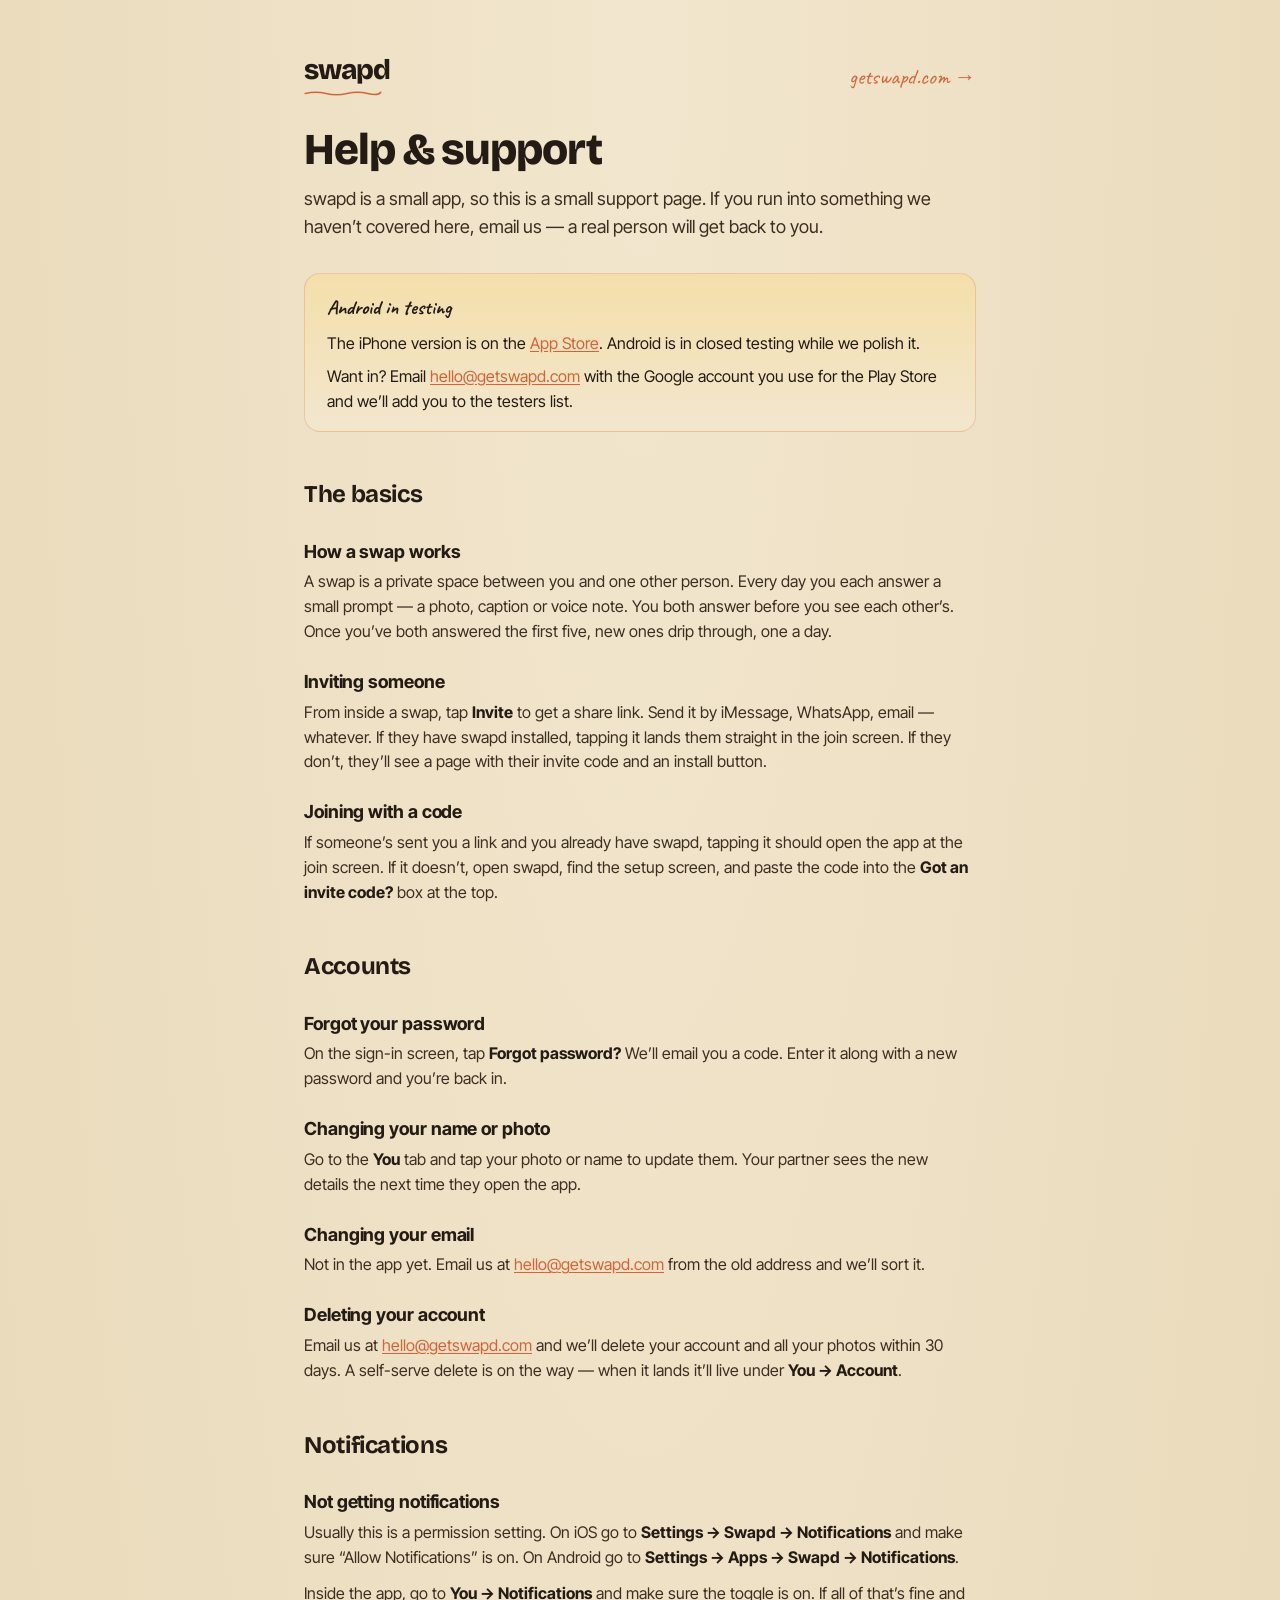
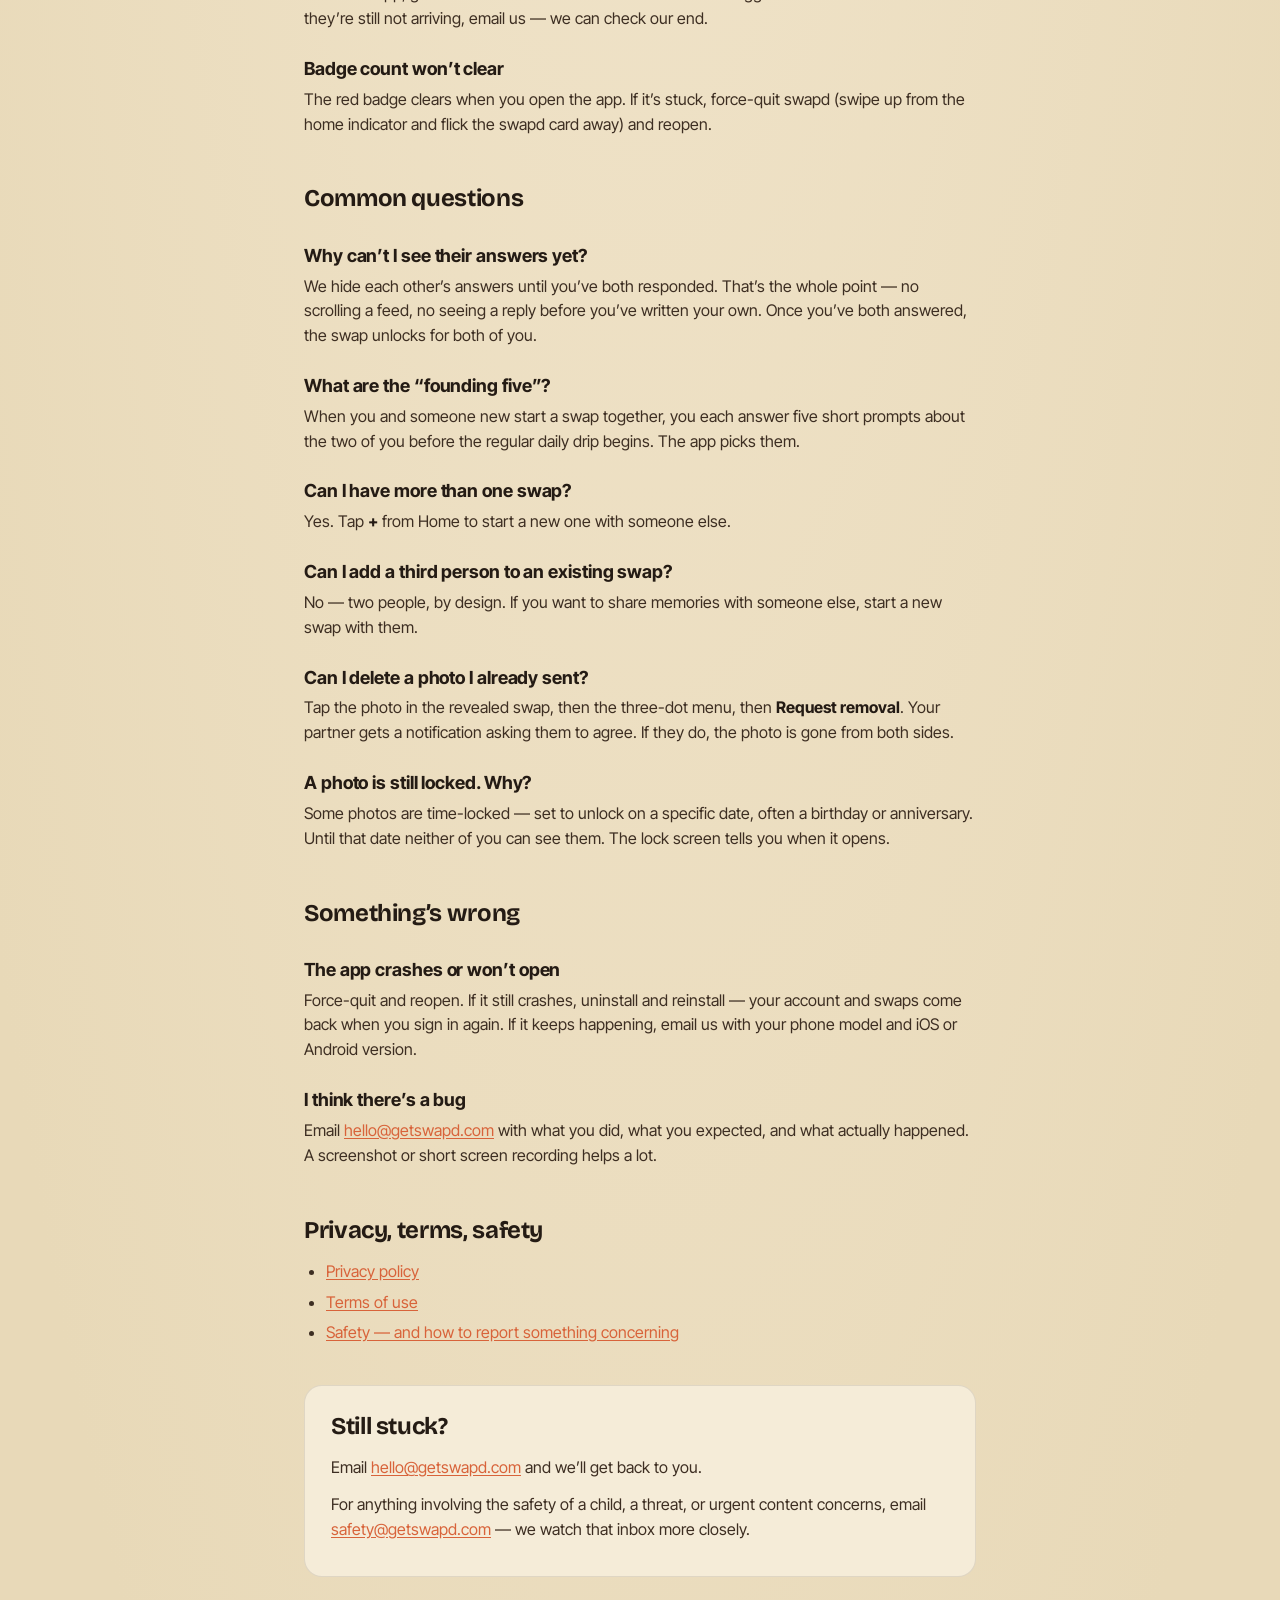
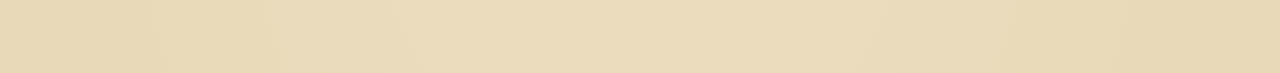
<file: support/index.html>
<!DOCTYPE html>
<html lang="en">
<head>
  <meta charset="utf-8" />
  <meta name="viewport" content="width=device-width, initial-scale=1" />
  <title>swapd · Help &amp; support</title>
  <meta name="description" content="Help with swapd — the private two-person photo app." />
  <link rel="stylesheet" href="/assets/swapd.css" />
</head>
<body>
  <main>
    <div class="wrap">
      <header class="wordmark-row">
        <a class="swapd-wordmark" href="/" aria-label="swapd">swapd<svg viewBox="0 0 120 10" aria-hidden="true"><path d="M2 5 Q 18 1, 34 5 T 66 5 T 98 5 T 118 3" stroke="currentColor" stroke-width="2.4" fill="none" stroke-linecap="round"/></svg></a>
        <a class="nav-back" href="/">getswapd.com &rarr;</a>
      </header>
      <h1>Help &amp; support</h1>
      <p class="lead">
        swapd is a small app, so this is a small support page. If you
        run into something we haven&rsquo;t covered here, email us — a
        real person will get back to you.
      </p>

      <section class="callout" id="android-beta">
        <p class="callout-label">Android in testing</p>
        <p>
          The iPhone version is on the
          <a href="https://apps.apple.com/gb/app/swapd-fun-photo-swaps/id6762082136">App Store</a>.
          Android is in closed testing while we polish it.
        </p>
        <p>
          Want in? Email
          <a href="mailto:hello@getswapd.com?subject=Android%20beta">hello@getswapd.com</a>
          with the Google account you use for the Play Store and
          we&rsquo;ll add you to the testers list.
        </p>
      </section>

      <h2>The basics</h2>

      <h3>How a swap works</h3>
      <p>
        A swap is a private space between you and one other person.
        Every day you each answer a small prompt — a photo, caption or
        voice note. You both answer before you see each other&rsquo;s.
        Once you&rsquo;ve both answered the first five, new ones drip
        through, one a day.
      </p>

      <h3>Inviting someone</h3>
      <p>
        From inside a swap, tap <strong>Invite</strong> to get a
        share link. Send it by iMessage, WhatsApp, email — whatever.
        If they have swapd installed, tapping it lands them straight
        in the join screen. If they don&rsquo;t, they&rsquo;ll see a
        page with their invite code and an install button.
      </p>

      <h3>Joining with a code</h3>
      <p>
        If someone&rsquo;s sent you a link and you already have swapd,
        tapping it should open the app at the join screen. If it
        doesn&rsquo;t, open swapd, find the setup screen, and paste
        the code into the <strong>Got an invite code?</strong> box at
        the top.
      </p>

      <h2>Accounts</h2>

      <h3>Forgot your password</h3>
      <p>
        On the sign-in screen, tap <strong>Forgot password?</strong> We&rsquo;ll
        email you a code. Enter it along with a new password and
        you&rsquo;re back in.
      </p>

      <h3>Changing your name or photo</h3>
      <p>
        Go to the <strong>You</strong> tab and tap your photo or name to
        update them. Your partner sees the new details the next time
        they open the app.
      </p>

      <h3>Changing your email</h3>
      <p>
        Not in the app yet. Email us at
        <a href="mailto:hello@getswapd.com">hello@getswapd.com</a>
        from the old address and we&rsquo;ll sort it.
      </p>

      <h3>Deleting your account</h3>
      <p>
        Email us at
        <a href="mailto:hello@getswapd.com">hello@getswapd.com</a>
        and we&rsquo;ll delete your account and all your photos within
        30 days. A self-serve delete is on the way — when it lands
        it&rsquo;ll live under <strong>You → Account</strong>.
      </p>

      <h2>Notifications</h2>

      <h3>Not getting notifications</h3>
      <p>
        Usually this is a permission setting. On iOS go to
        <strong>Settings → Swapd → Notifications</strong> and make sure
        &ldquo;Allow Notifications&rdquo; is on. On Android go to
        <strong>Settings → Apps → Swapd → Notifications</strong>.
      </p>
      <p>
        Inside the app, go to <strong>You → Notifications</strong> and
        make sure the toggle is on. If all of that&rsquo;s fine and
        they&rsquo;re still not arriving, email us — we can check our
        end.
      </p>

      <h3>Badge count won&rsquo;t clear</h3>
      <p>
        The red badge clears when you open the app. If it&rsquo;s stuck,
        force-quit swapd (swipe up from the home indicator and flick
        the swapd card away) and reopen.
      </p>

      <h2>Common questions</h2>

      <h3>Why can&rsquo;t I see their answers yet?</h3>
      <p>
        We hide each other&rsquo;s answers until you&rsquo;ve both
        responded. That&rsquo;s the whole point — no scrolling a feed,
        no seeing a reply before you&rsquo;ve written your own. Once
        you&rsquo;ve both answered, the swap unlocks for both of you.
      </p>

      <h3>What are the &ldquo;founding five&rdquo;?</h3>
      <p>
        When you and someone new start a swap together, you each answer
        five short prompts about the two of you before the regular
        daily drip begins. The app picks them.
      </p>

      <h3>Can I have more than one swap?</h3>
      <p>
        Yes. Tap <strong>+</strong> from Home to start a new one with
        someone else.
      </p>

      <h3>Can I add a third person to an existing swap?</h3>
      <p>
        No — two people, by design. If you want to share memories with
        someone else, start a new swap with them.
      </p>

      <h3>Can I delete a photo I already sent?</h3>
      <p>
        Tap the photo in the revealed swap, then the three-dot menu,
        then <strong>Request removal</strong>. Your partner gets a
        notification asking them to agree. If they do, the photo is
        gone from both sides.
      </p>

      <h3>A photo is still locked. Why?</h3>
      <p>
        Some photos are time-locked — set to unlock on a specific date,
        often a birthday or anniversary. Until that date neither of you
        can see them. The lock screen tells you when it opens.
      </p>

      <h2>Something&rsquo;s wrong</h2>

      <h3>The app crashes or won&rsquo;t open</h3>
      <p>
        Force-quit and reopen. If it still crashes, uninstall and
        reinstall — your account and swaps come back when you sign in
        again. If it keeps happening, email us with your phone model
        and iOS or Android version.
      </p>

      <h3>I think there&rsquo;s a bug</h3>
      <p>
        Email
        <a href="mailto:hello@getswapd.com">hello@getswapd.com</a> with
        what you did, what you expected, and what actually happened. A
        screenshot or short screen recording helps a lot.
      </p>

      <h2>Privacy, terms, safety</h2>
      <ul>
        <li><a href="/privacy">Privacy policy</a></li>
        <li><a href="/terms">Terms of use</a></li>
        <li><a href="/safety">Safety — and how to report something concerning</a></li>
      </ul>

      <div class="contact">
        <h2>Still stuck?</h2>
        <p>
          Email
          <a href="mailto:hello@getswapd.com">hello@getswapd.com</a>
          and we&rsquo;ll get back to you.
        </p>
        <p>
          For anything involving the safety of a child, a threat, or
          urgent content concerns, email
          <a href="mailto:safety@getswapd.com">safety@getswapd.com</a>
          — we watch that inbox more closely.
        </p>
      </div>
    </div>
  </main>
</body>
</html>
</file>
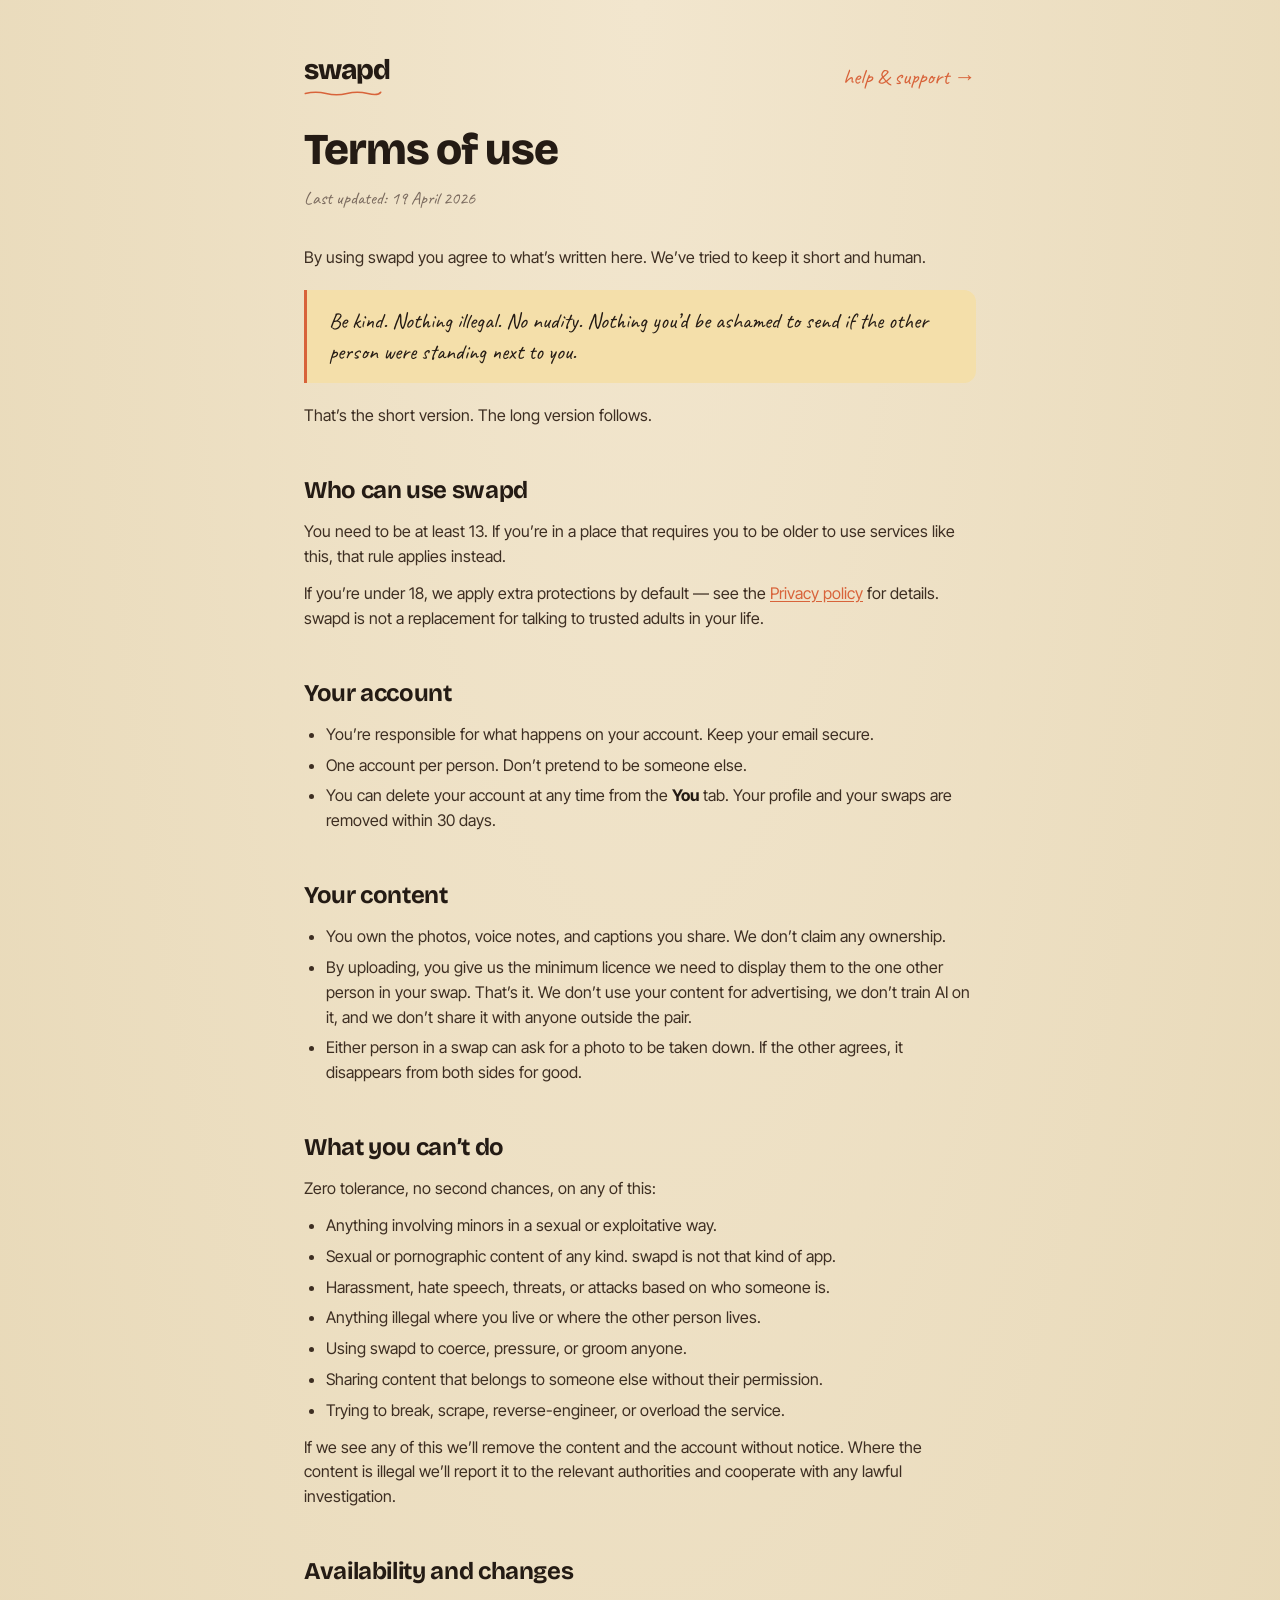
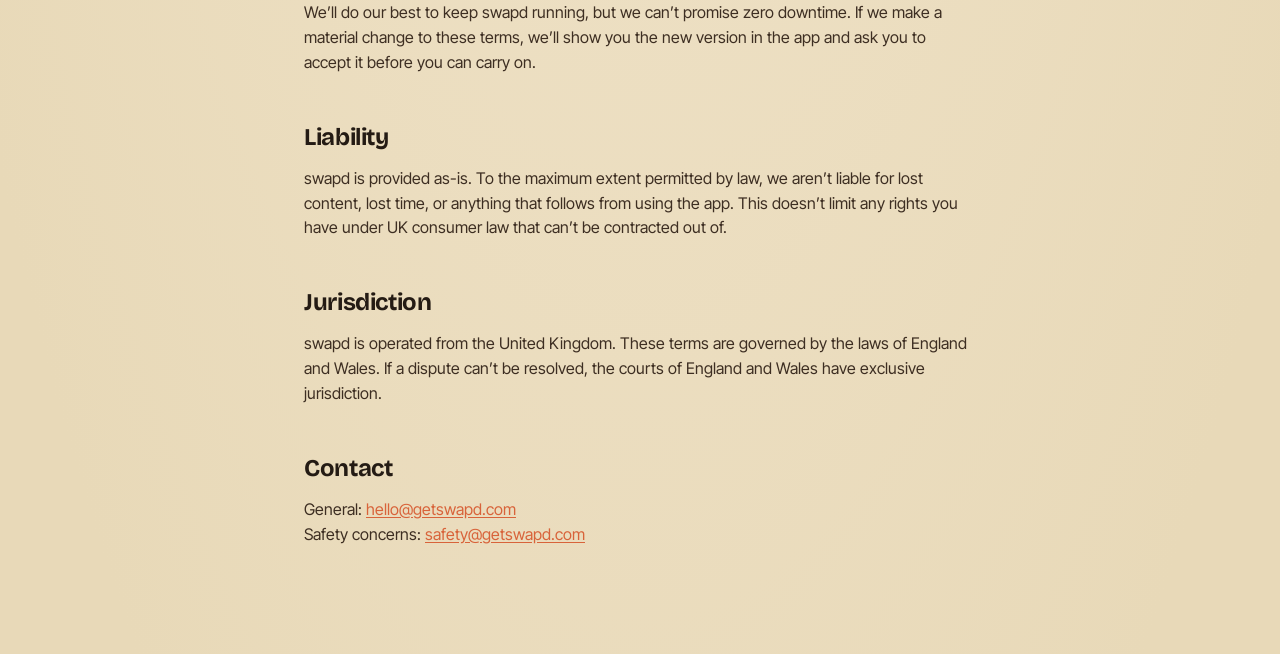
<file: terms/index.html>
<!DOCTYPE html>
<html lang="en">
<head>
  <meta charset="utf-8" />
  <meta name="viewport" content="width=device-width, initial-scale=1" />
  <title>swapd · Terms of use</title>
  <meta name="description" content="swapd's terms of use — plain English, four rules." />
  <link rel="stylesheet" href="/assets/swapd.css" />
  <style>
    .pulled {
      font-family: var(--hand);
      font-size: 22px;
      margin: 20px 0;
      padding: 16px 22px;
      border-left: 3px solid var(--accent);
      background: var(--sticker);
      color: var(--ink);
      line-height: 1.4;
      border-radius: 0 12px 12px 0;
    }
  </style>
</head>
<body>
  <main>
    <div class="wrap">
      <header class="wordmark-row">
        <a class="swapd-wordmark" href="/" aria-label="swapd">swapd<svg viewBox="0 0 120 10" aria-hidden="true"><path d="M2 5 Q 18 1, 34 5 T 66 5 T 98 5 T 118 3" stroke="currentColor" stroke-width="2.4" fill="none" stroke-linecap="round"/></svg></a>
        <a class="nav-back" href="/support">help &amp; support &rarr;</a>
      </header>
      <h1>Terms of use</h1>
      <p class="last">Last updated: 19 April 2026</p>

      <p>
        By using swapd you agree to what&rsquo;s written here.
        We&rsquo;ve tried to keep it short and human.
      </p>

      <p class="pulled">
        Be kind. Nothing illegal. No nudity. Nothing you&rsquo;d be
        ashamed to send if the other person were standing next to
        you.
      </p>

      <p>That&rsquo;s the short version. The long version follows.</p>

      <h2>Who can use swapd</h2>
      <p>
        You need to be at least 13. If you&rsquo;re in a place that
        requires you to be older to use services like this, that
        rule applies instead.
      </p>
      <p>
        If you&rsquo;re under 18, we apply extra protections by
        default &mdash; see the <a href="/privacy">Privacy policy</a>
        for details. swapd is not a replacement for talking to
        trusted adults in your life.
      </p>

      <h2>Your account</h2>
      <ul>
        <li>You&rsquo;re responsible for what happens on your account. Keep your email secure.</li>
        <li>One account per person. Don&rsquo;t pretend to be someone else.</li>
        <li>You can delete your account at any time from the <strong>You</strong> tab. Your profile and your swaps are removed within 30 days.</li>
      </ul>

      <h2>Your content</h2>
      <ul>
        <li>You own the photos, voice notes, and captions you share. We don&rsquo;t claim any ownership.</li>
        <li>By uploading, you give us the minimum licence we need to display them to the one other person in your swap. That&rsquo;s it. We don&rsquo;t use your content for advertising, we don&rsquo;t train AI on it, and we don&rsquo;t share it with anyone outside the pair.</li>
        <li>Either person in a swap can ask for a photo to be taken down. If the other agrees, it disappears from both sides for good.</li>
      </ul>

      <h2>What you can&rsquo;t do</h2>
      <p>Zero tolerance, no second chances, on any of this:</p>
      <ul>
        <li>Anything involving minors in a sexual or exploitative way.</li>
        <li>Sexual or pornographic content of any kind. swapd is not that kind of app.</li>
        <li>Harassment, hate speech, threats, or attacks based on who someone is.</li>
        <li>Anything illegal where you live or where the other person lives.</li>
        <li>Using swapd to coerce, pressure, or groom anyone.</li>
        <li>Sharing content that belongs to someone else without their permission.</li>
        <li>Trying to break, scrape, reverse-engineer, or overload the service.</li>
      </ul>
      <p>
        If we see any of this we&rsquo;ll remove the content and the
        account without notice. Where the content is illegal
        we&rsquo;ll report it to the relevant authorities and
        cooperate with any lawful investigation.
      </p>

      <h2>Availability and changes</h2>
      <p>
        We&rsquo;ll do our best to keep swapd running, but we
        can&rsquo;t promise zero downtime. If we make a material
        change to these terms, we&rsquo;ll show you the new version
        in the app and ask you to accept it before you can carry on.
      </p>

      <h2>Liability</h2>
      <p>
        swapd is provided as-is. To the maximum extent permitted by
        law, we aren&rsquo;t liable for lost content, lost time, or
        anything that follows from using the app. This doesn&rsquo;t
        limit any rights you have under UK consumer law that
        can&rsquo;t be contracted out of.
      </p>

      <h2>Jurisdiction</h2>
      <p>
        swapd is operated from the United Kingdom. These terms are
        governed by the laws of England and Wales. If a dispute
        can&rsquo;t be resolved, the courts of England and Wales
        have exclusive jurisdiction.
      </p>

      <h2>Contact</h2>
      <p>
        General: <a href="mailto:hello@getswapd.com">hello@getswapd.com</a><br>
        Safety concerns: <a href="mailto:safety@getswapd.com">safety@getswapd.com</a>
      </p>
    </div>
  </main>
</body>
</html>
</file>
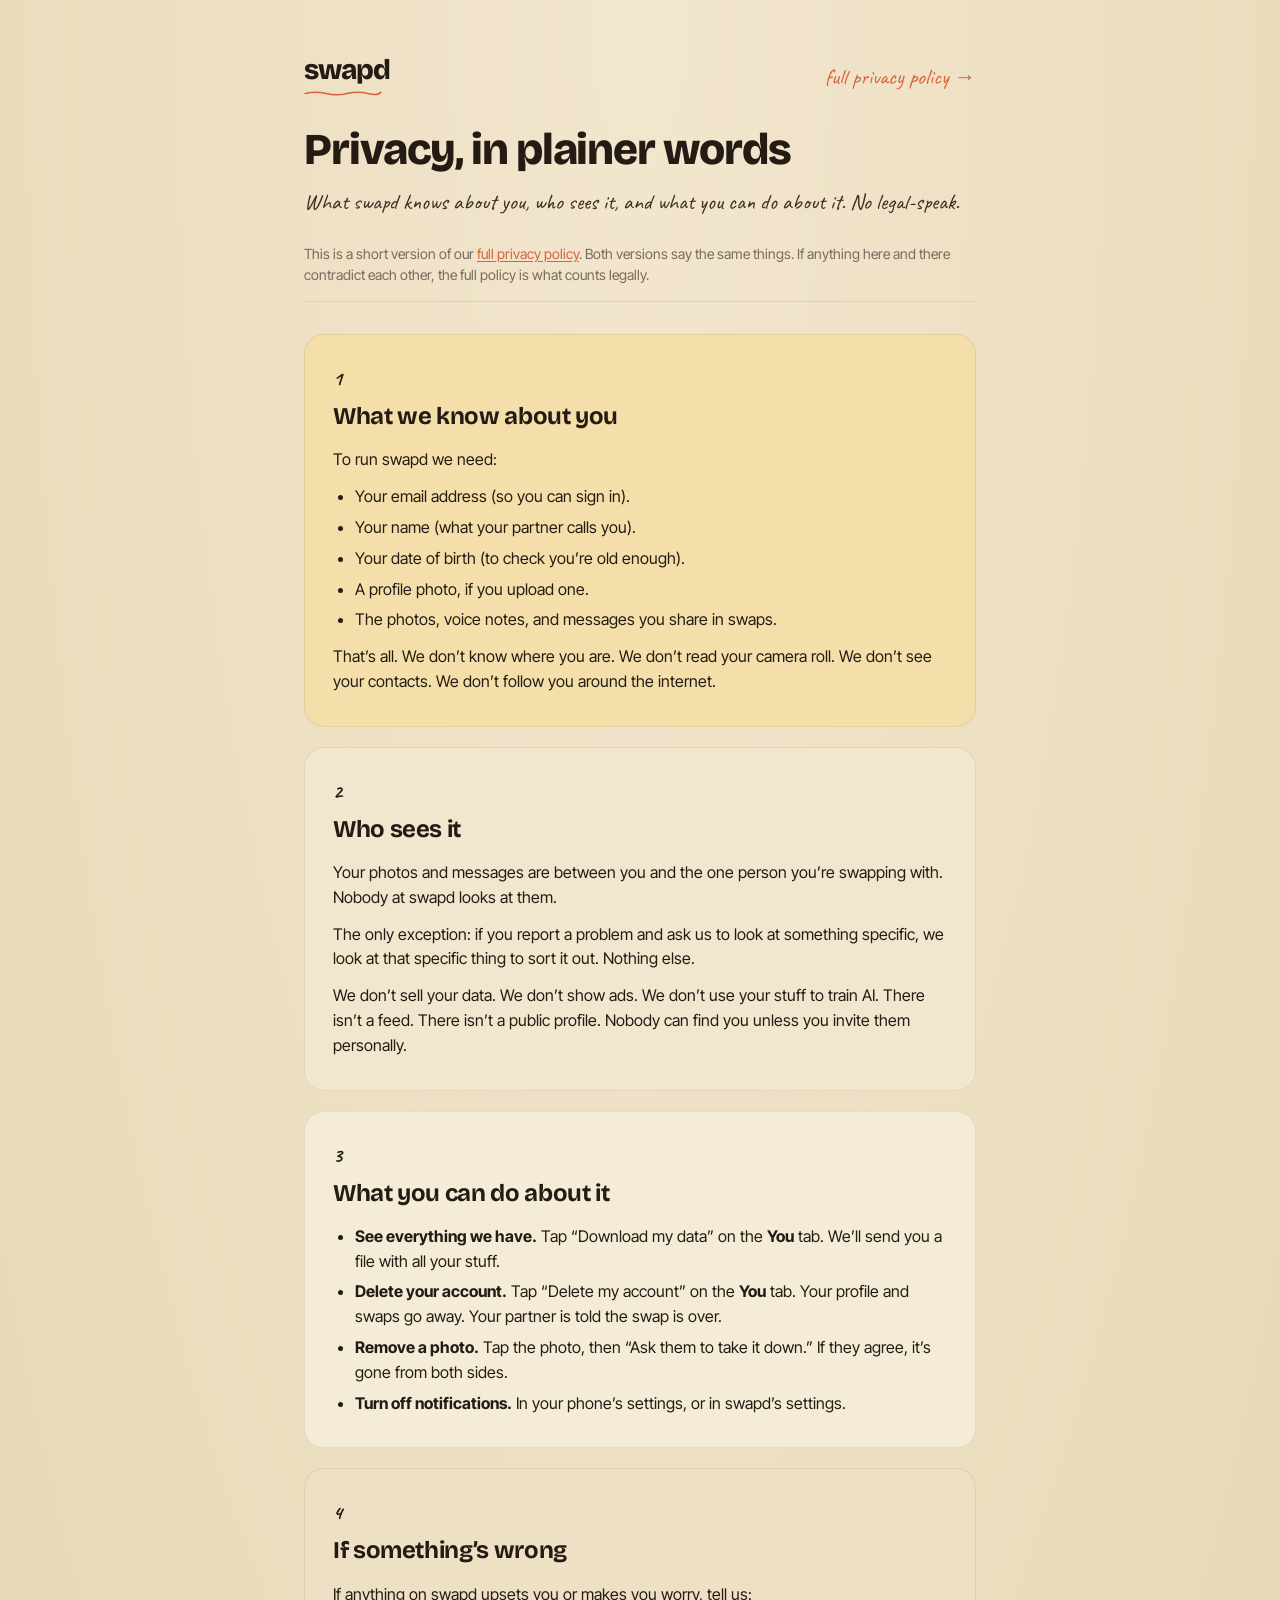
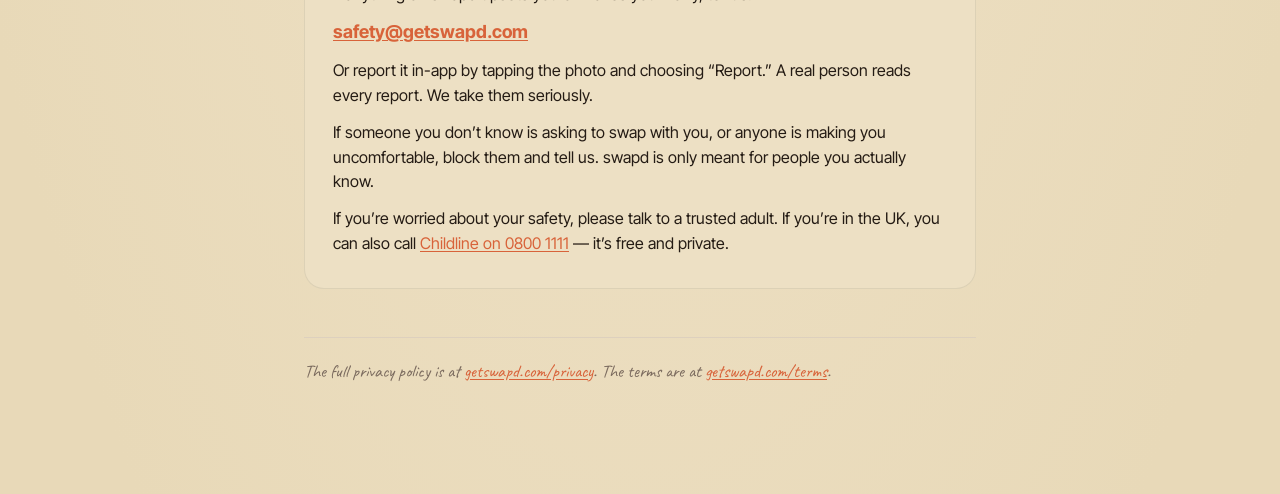
<file: privacy/simple/index.html>
<!DOCTYPE html>
<html lang="en">
<head>
  <meta charset="utf-8" />
  <meta name="viewport" content="width=device-width, initial-scale=1" />
  <title>swapd · Privacy, in plainer words</title>
  <meta name="description" content="swapd's privacy policy in plain language — for anyone under about 16." />
  <link rel="stylesheet" href="/assets/swapd.css" />
  <style>
    .panel { border-radius: 20px; padding: 28px 28px 20px; margin-bottom: 20px; border: 1px solid rgba(36, 27, 20, 0.08); }
    .panel-num { font-family: var(--hand); font-size: 20px; font-weight: 700; color: var(--accent); margin: 0 0 4px; }
    .panel h2 { margin: 0 0 12px; }
    .panel p, .panel ul { color: var(--ink); }
    .a-big { color: var(--accent); text-decoration: underline; font-size: 18px; font-weight: 700; }
    .panel-1 { background: var(--sticker); }
    .panel-2 { background: var(--paper); }
    .panel-3 { background: var(--card); }
    .panel-4 { background: var(--paper-mid); }
    .sub { font-family: var(--hand); font-size: 22px; color: var(--ink-soft); margin-bottom: 24px; }
    .note { font-size: 14px; color: var(--ink-muted); margin-bottom: 32px; padding-bottom: 16px; border-bottom: 1px solid var(--ink-line); line-height: 1.5; }
  </style>
</head>
<body>
  <main>
    <div class="wrap">
      <header class="wordmark-row">
        <a class="swapd-wordmark" href="/" aria-label="swapd">swapd<svg viewBox="0 0 120 10" aria-hidden="true"><path d="M2 5 Q 18 1, 34 5 T 66 5 T 98 5 T 118 3" stroke="currentColor" stroke-width="2.4" fill="none" stroke-linecap="round"/></svg></a>
        <a class="nav-back" href="/privacy">full privacy policy &rarr;</a>
      </header>
      <h1>Privacy, in plainer words</h1>
      <p class="sub">
        What swapd knows about you, who sees it, and what you can
        do about it. No legal-speak.
      </p>

      <p class="note">
        This is a short version of our
        <a href="/privacy">full privacy policy</a>. Both versions say
        the same things. If anything here and there contradict each
        other, the full policy is what counts legally.
      </p>

      <section class="panel panel-1">
        <p class="panel-num">1</p>
        <h2>What we know about you</h2>
        <p>To run swapd we need:</p>
        <ul>
          <li>Your email address (so you can sign in).</li>
          <li>Your name (what your partner calls you).</li>
          <li>Your date of birth (to check you&rsquo;re old enough).</li>
          <li>A profile photo, if you upload one.</li>
          <li>The photos, voice notes, and messages you share in swaps.</li>
        </ul>
        <p>
          That&rsquo;s all. We don&rsquo;t know where you are. We
          don&rsquo;t read your camera roll. We don&rsquo;t see your
          contacts. We don&rsquo;t follow you around the internet.
        </p>
      </section>

      <section class="panel panel-2">
        <p class="panel-num">2</p>
        <h2>Who sees it</h2>
        <p>
          Your photos and messages are between you and the one person
          you&rsquo;re swapping with. Nobody at swapd looks at them.
        </p>
        <p>
          The only exception: if you report a problem and ask us to
          look at something specific, we look at that specific thing
          to sort it out. Nothing else.
        </p>
        <p>
          We don&rsquo;t sell your data. We don&rsquo;t show ads. We
          don&rsquo;t use your stuff to train AI. There isn&rsquo;t a
          feed. There isn&rsquo;t a public profile. Nobody can find
          you unless you invite them personally.
        </p>
      </section>

      <section class="panel panel-3">
        <p class="panel-num">3</p>
        <h2>What you can do about it</h2>
        <ul>
          <li><strong>See everything we have.</strong> Tap &ldquo;Download my data&rdquo; on the <strong>You</strong> tab. We&rsquo;ll send you a file with all your stuff.</li>
          <li><strong>Delete your account.</strong> Tap &ldquo;Delete my account&rdquo; on the <strong>You</strong> tab. Your profile and swaps go away. Your partner is told the swap is over.</li>
          <li><strong>Remove a photo.</strong> Tap the photo, then &ldquo;Ask them to take it down.&rdquo; If they agree, it&rsquo;s gone from both sides.</li>
          <li><strong>Turn off notifications.</strong> In your phone&rsquo;s settings, or in swapd&rsquo;s settings.</li>
        </ul>
      </section>

      <section class="panel panel-4">
        <p class="panel-num">4</p>
        <h2>If something&rsquo;s wrong</h2>
        <p>
          If anything on swapd upsets you or makes you worry, tell us:
        </p>
        <p class="email-p">
          <a class="a-big" href="mailto:safety@getswapd.com">safety@getswapd.com</a>
        </p>
        <p>
          Or report it in-app by tapping the photo and choosing
          &ldquo;Report.&rdquo; A real person reads every report. We
          take them seriously.
        </p>
        <p>
          If someone you don&rsquo;t know is asking to swap with you,
          or anyone is making you uncomfortable, block them and tell
          us. swapd is only meant for people you actually know.
        </p>
        <p>
          If you&rsquo;re worried about your safety, please talk to
          a trusted adult. If you&rsquo;re in the UK, you can also
          call <a href="https://www.childline.org.uk">Childline on 0800 1111</a>
          &mdash; it&rsquo;s free and private.
        </p>
      </section>

      <p class="foot">
        The full privacy policy is at
        <a href="/privacy">getswapd.com/privacy</a>. The terms are at
        <a href="/terms">getswapd.com/terms</a>.
      </p>
    </div>
  </main>
</body>
</html>
</file>
<file: assets/swapd.css>
/* swapd marketing site — shared stylesheet
 * Marmalade palette + Bricolage Grotesque display + Caveat hand-script.
 * Mirrors the brand tokens in constants/Theme.ts and the iOS app's
 * <SwapdWordmark> component so the web and the app feel like one thing.
 */

@import url('https://fonts.googleapis.com/css2?family=Bricolage+Grotesque:opsz,wght@12..96,500;12..96,700;12..96,800&family=Caveat:wght@500;700&family=Inter+Tight:wght@400;500;700&display=swap');

:root {
  /* Palette — Marmalade */
  --paper: #F2E6CE;
  --paper-deep: #E8D9B8;
  --paper-mid: #EDE0C4;
  --card: #F5ECD8;
  --sticker: #F4DFAA;
  --ink: #241B14;
  --ink-soft: #3D2E22;
  --ink-muted: #7A6A5E;
  --ink-line: #DDD0BE;
  --accent: #D8633A;
  --accent-deep: #B84B26;
  --highlight: #F5C24A;
  --sage: #5C9D78;
  --plum: #6E4F9E;
  --blossom: #E85A8E;

  /* Typography */
  --display: 'Bricolage Grotesque', -apple-system, BlinkMacSystemFont, 'Segoe UI', sans-serif;
  --hand: 'Caveat', 'Comic Sans MS', cursive;
  --ui: 'Inter Tight', -apple-system, BlinkMacSystemFont, 'Segoe UI', Roboto, 'Helvetica Neue', Arial, sans-serif;

  /* Shadows */
  --shadow-sm: 0 2px 6px rgba(36, 27, 20, 0.08);
  --shadow-md: 0 14px 36px rgba(36, 27, 20, 0.10);
  --shadow-lift: 0 18px 40px rgba(216, 99, 58, 0.18);
}

* { box-sizing: border-box; }

html, body { margin: 0; padding: 0; }

body {
  background:
    radial-gradient(ellipse at 50% 0%, var(--paper) 0%, var(--paper-deep) 90%);
  color: var(--ink);
  min-height: 100vh;
  font-family: var(--ui);
  line-height: 1.55;
  -webkit-font-smoothing: antialiased;
  -moz-osx-font-smoothing: grayscale;
}

/* Page wrap — used by support / safety / privacy / terms */
.wrap {
  max-width: 720px;
  margin: 0 auto;
  padding: 56px 24px 96px;
}

/* ── Wordmark ───────────────────────────────────────────────────────────── */
.swapd-wordmark {
  display: inline-flex;
  flex-direction: column;
  align-items: flex-start;
  text-decoration: none;
  color: var(--ink);
  font-family: var(--display);
  font-weight: 800;
  font-size: 28px;
  letter-spacing: -0.04em;
  line-height: 1;
  gap: 2px;
  user-select: none;
}
.swapd-wordmark.large { font-size: 44px; }
.swapd-wordmark.small { font-size: 20px; }
.swapd-wordmark svg {
  display: block;
  width: 78px;
  height: 11px;
  margin-top: 2px;
  color: var(--accent);
}
.swapd-wordmark.large svg { width: 124px; height: 16px; }
.swapd-wordmark.small svg { width: 56px; height: 9px; }

.wordmark-row {
  display: flex;
  align-items: center;
  justify-content: space-between;
  margin-bottom: 28px;
}
.wordmark-row a.nav-back {
  font-family: var(--hand);
  font-size: 22px;
  color: var(--accent);
  text-decoration: none;
}
.wordmark-row a.nav-back:hover { color: var(--accent-deep); }

/* ── Typography ─────────────────────────────────────────────────────────── */
h1, h2, h3 {
  font-family: var(--display);
  color: var(--ink);
  letter-spacing: -0.025em;
}
h1 {
  font-size: 44px;
  font-weight: 800;
  margin: 8px 0 12px;
  line-height: 1.05;
}
h2 {
  font-size: 24px;
  font-weight: 700;
  margin: 44px 0 10px;
  letter-spacing: -0.015em;
}
h3 {
  font-size: 18px;
  font-weight: 700;
  margin: 24px 0 4px;
  font-family: var(--ui);
  letter-spacing: -0.005em;
}
p { font-size: 16px; margin: 0 0 12px; color: var(--ink-soft); }
.lead { font-size: 18px; color: var(--ink-soft); margin: 0 0 32px; }
.last {
  font-family: var(--hand);
  font-size: 18px;
  color: var(--ink-muted);
  margin: 0 0 32px;
}
ul { padding-left: 22px; margin: 0 0 12px; font-size: 16px; color: var(--ink-soft); }
li { margin-bottom: 6px; }
strong { color: var(--ink); font-weight: 700; }
a { color: var(--accent); text-decoration: underline; text-underline-offset: 2px; }
a:hover { color: var(--accent-deep); }

/* ── Highlighted summary block (used in privacy / terms) ────────────────── */
.summary {
  background: var(--sticker);
  border-radius: 18px;
  padding: 22px 26px;
  margin: 0 0 32px;
  border: 1px solid rgba(216, 99, 58, 0.2);
}
.summary-label {
  font-family: var(--hand);
  font-size: 18px;
  color: var(--accent);
  margin: 0 0 6px;
  letter-spacing: 0;
  font-weight: 700;
}
.summary p { font-size: 16px; color: var(--ink); margin: 0 0 8px; }
.summary p:last-child { margin-bottom: 0; }

/* ── Contact card (support / safety) ────────────────────────────────────── */
.contact {
  background: var(--card);
  border: 1px solid rgba(36, 27, 20, 0.10);
  border-radius: 18px;
  padding: 22px 26px;
  margin-top: 40px;
}
.contact h2 { margin-top: 0; }

/* ── Footer note ────────────────────────────────────────────────────────── */
.foot {
  font-family: var(--hand);
  font-size: 18px;
  color: var(--ink-muted);
  margin-top: 48px;
  padding-top: 20px;
  border-top: 1px solid var(--ink-line);
}

/* ── Cards (used by /join) ──────────────────────────────────────────────── */
.center-stage {
  min-height: 100vh;
  display: flex;
  align-items: center;
  justify-content: center;
  padding: 32px 18px;
}
.card {
  background: var(--card);
  border-radius: 24px;
  padding: 32px 28px;
  max-width: 460px;
  width: 100%;
  box-shadow: var(--shadow-md);
  border: 1px solid rgba(36, 27, 20, 0.06);
}
.card h1 {
  font-size: 34px;
  margin: 12px 0 12px;
}
.code-box {
  background: var(--paper);
  border: 1px dashed var(--accent);
  border-radius: 16px;
  padding: 18px 20px;
  text-align: center;
}
.code-label {
  font-family: var(--hand);
  font-size: 18px;
  font-weight: 700;
  color: var(--accent);
  margin: 0 0 4px;
}
.code {
  font-family: var(--display);
  font-size: 38px;
  font-weight: 800;
  letter-spacing: 6px;
  color: var(--ink);
  margin: 0;
  word-break: break-all;
}

/* ── Buttons ────────────────────────────────────────────────────────────── */
.actions { display: flex; flex-direction: column; gap: 10px; margin-top: 22px; }
.btn {
  appearance: none;
  -webkit-appearance: none;
  border: none;
  border-radius: 999px;
  padding: 14px 22px;
  font-size: 16px;
  font-weight: 700;
  font-family: var(--ui);
  cursor: pointer;
  text-align: center;
  text-decoration: none;
  display: block;
  transition: transform 80ms ease, box-shadow 200ms ease;
}
.btn:active { transform: translateY(1px); }
.btn-primary { background: var(--accent); color: #FFF8EE; box-shadow: var(--shadow-lift); }
.btn-primary:hover { background: var(--accent-deep); color: #FFF8EE; }
.btn-secondary {
  background: transparent;
  color: var(--ink);
  border: 1.5px solid var(--ink);
  padding: 12px 22px;
  font-weight: 600;
}
.btn-secondary:hover { background: var(--ink); color: var(--paper); }

.small {
  font-family: var(--hand);
  font-size: 18px;
  line-height: 1.45;
  color: var(--ink-muted);
  margin: 18px 0 0;
}

/* ── Callout (used for Android beta blurb) ──────────────────────────────── */
.callout {
  background: linear-gradient(180deg, var(--sticker) 0%, var(--paper) 100%);
  border: 1px solid rgba(216, 99, 58, 0.25);
  border-radius: 16px;
  padding: 18px 22px;
  margin: 24px 0;
}
.callout-label {
  font-family: var(--hand);
  font-size: 20px;
  color: var(--accent);
  margin: 0 0 6px;
  font-weight: 700;
}
.callout p { color: var(--ink); margin: 0 0 8px; }
.callout p:last-child { margin-bottom: 0; }
</file>
